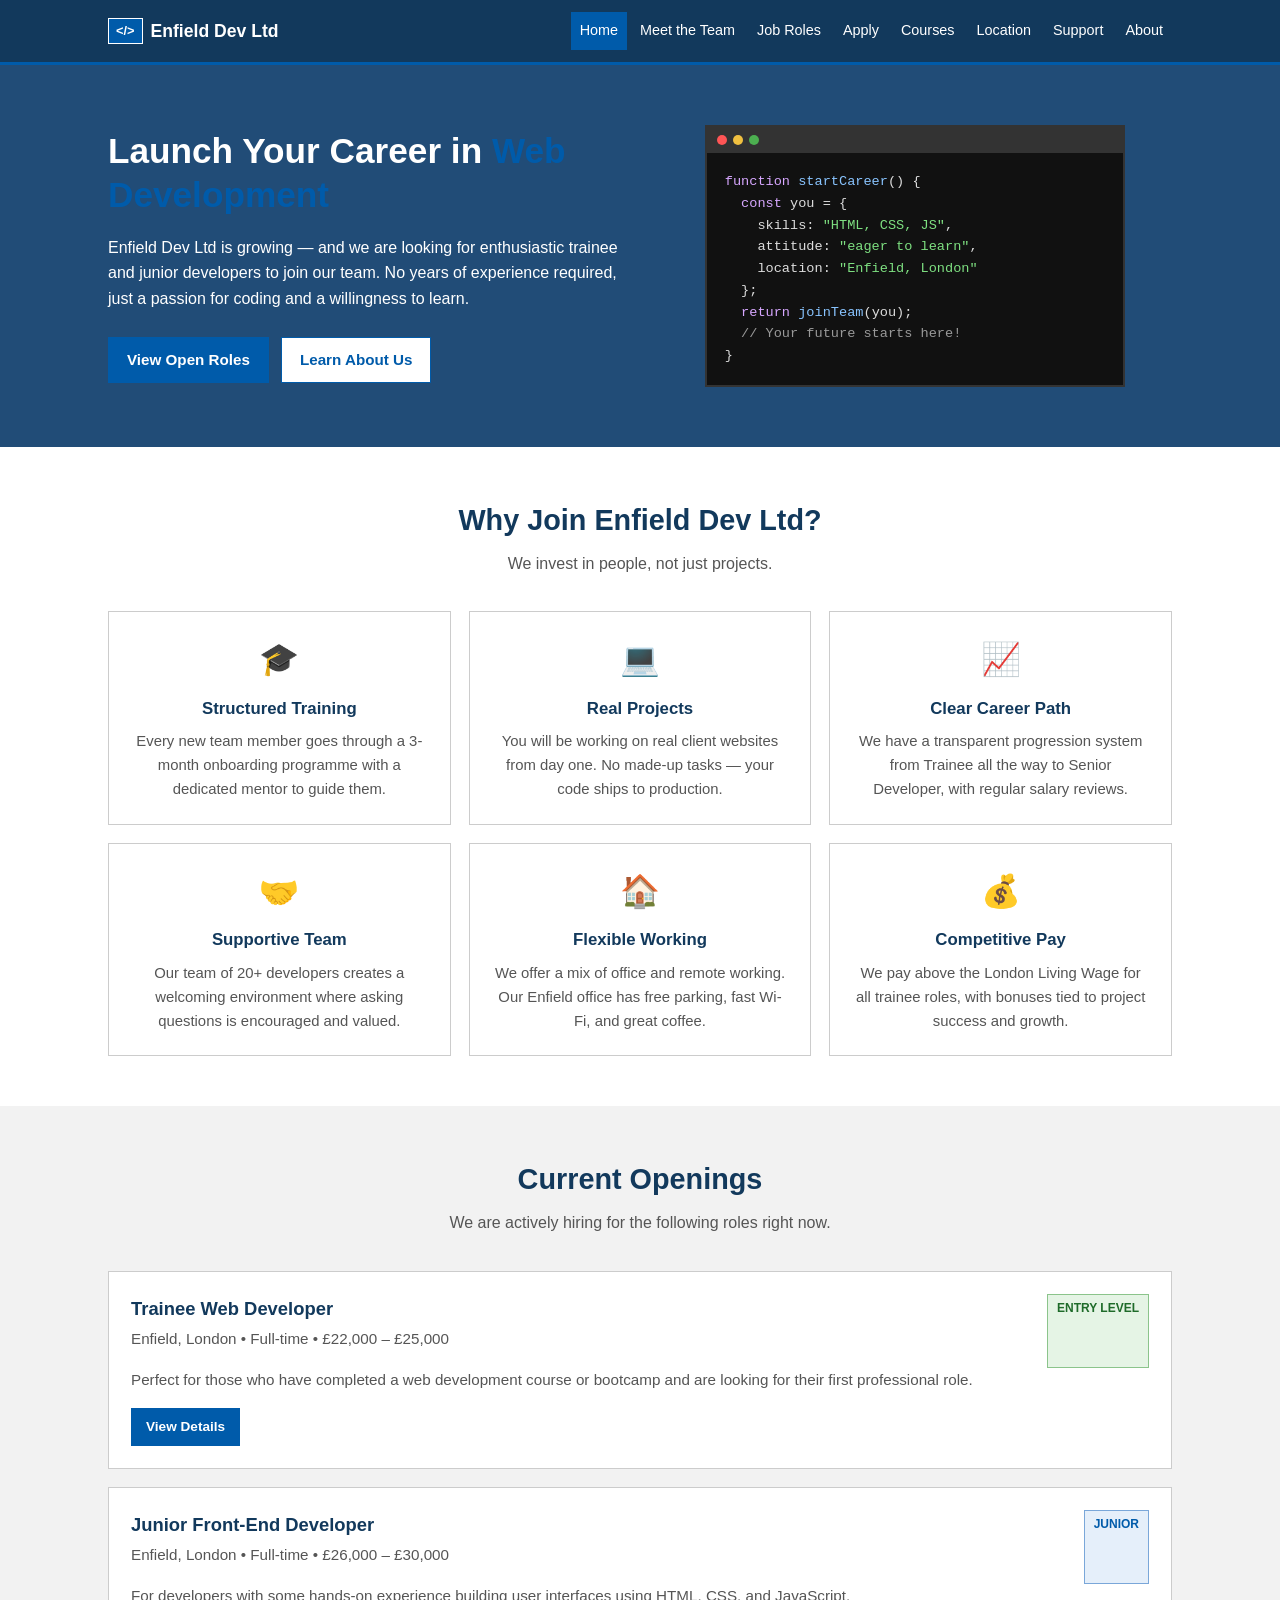
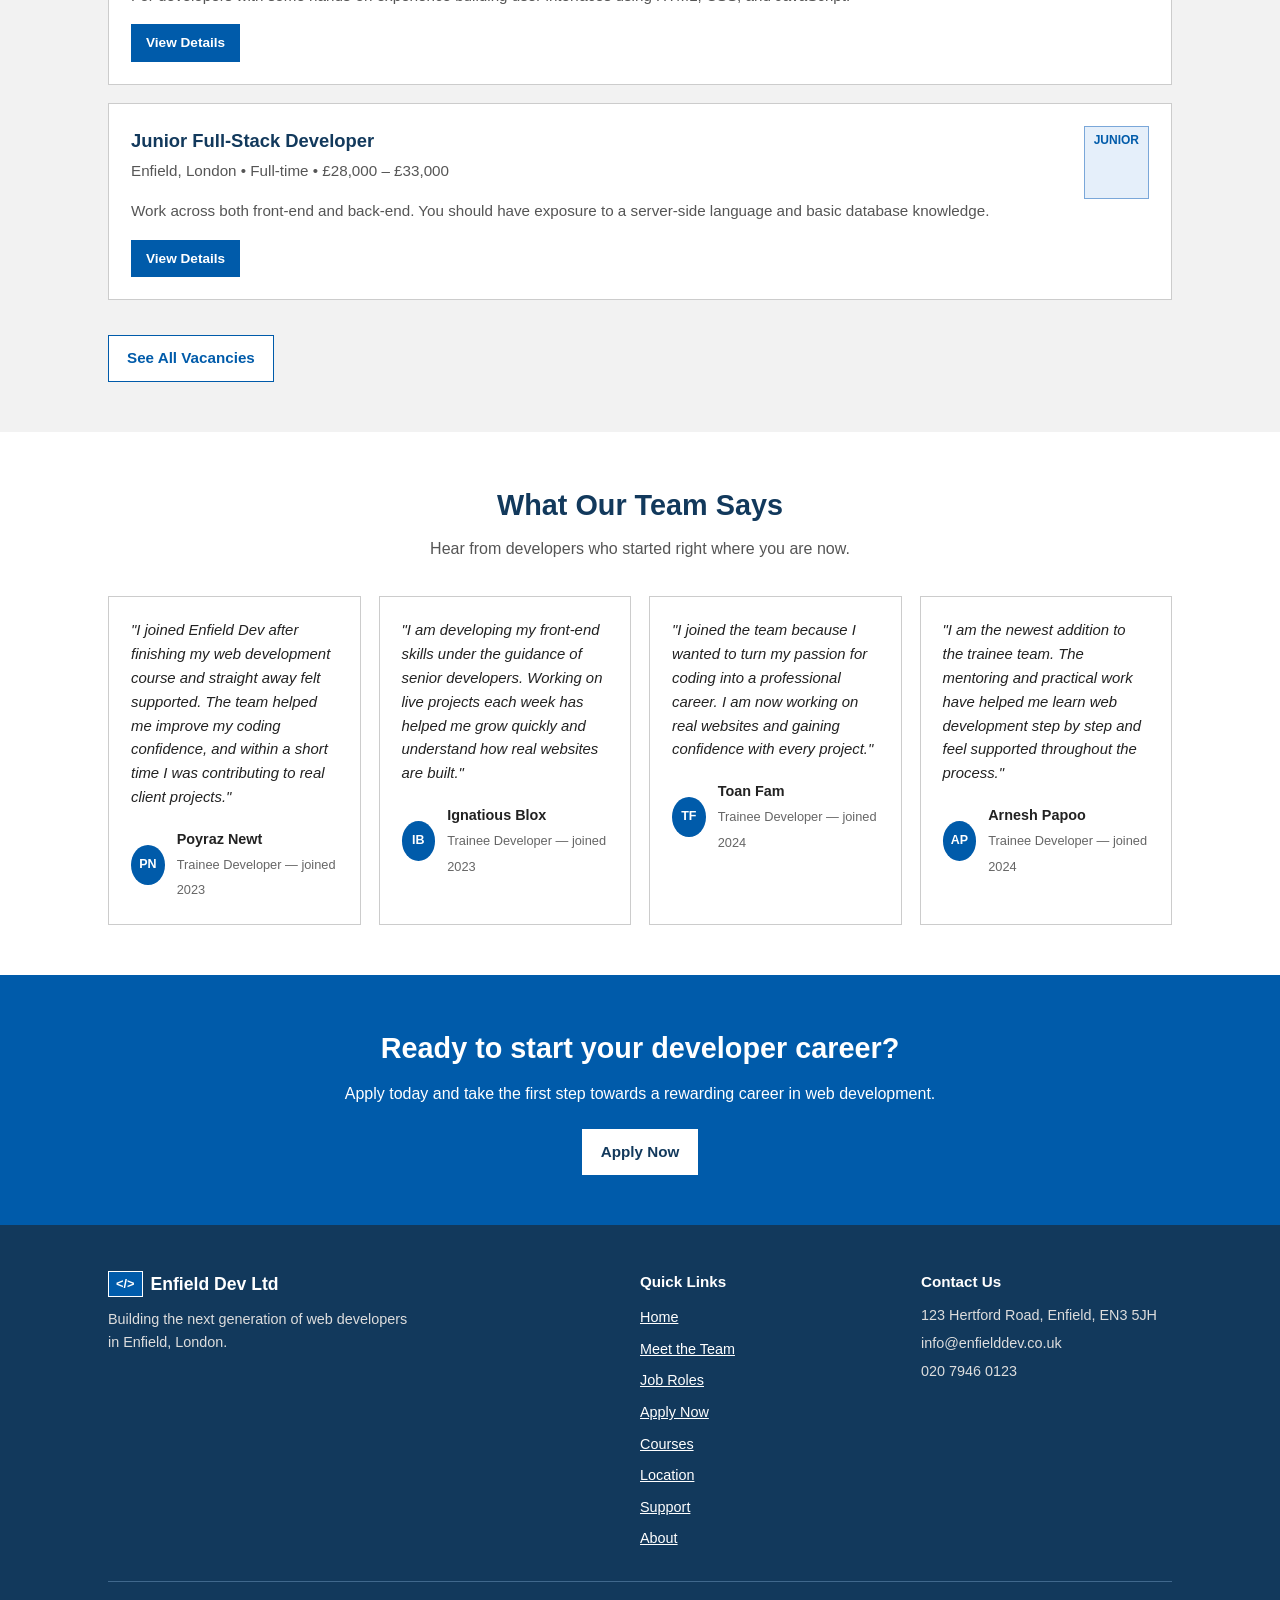
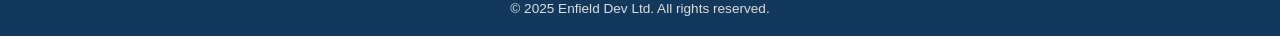
<file: index.html>
<!DOCTYPE html>
<html lang="en">
<head>
  <meta charset="UTF-8" />
  <meta name="viewport" content="width=device-width, initial-scale=1.0" />
  <title>Home | Enfield Dev Ltd</title>
  <meta name="description" content="Enfield Dev Ltd is hiring trainee and junior web developers. Start your career in web development with us." />
  <link rel="preconnect" href="https://fonts.googleapis.com" />
  <link rel="preconnect" href="https://fonts.gstatic.com" crossorigin />
  <link href="https://fonts.googleapis.com/css2?family=Poppins:wght@400;500;600;700&display=swap" rel="stylesheet" />
  <link rel="stylesheet" href="css/style.css" />
</head>
<body>

  <header class="site-header">
    <div class="container">
      <a href="index.html" class="logo">
        <span class="logo-icon">&lt;/&gt;</span>
        Enfield Dev Ltd
      </a>
      <button class="nav-toggle" id="navToggle" aria-label="Open navigation menu">
        <span></span><span></span><span></span>
      </button>
      <nav class="main-nav" id="mainNav">
        <ul>
          <li><a href="index.html" class="active">Home</a></li>
          <li><a href="team.html">Meet the Team</a></li>
          <li><a href="job-role.html">Job Roles</a></li>
          <li><a href="apply.html">Apply</a></li>
          <li><a href="courses.html">Courses</a></li>
          <li><a href="location.html">Location</a></li>
          <li><a href="support.html">Support</a></li>
          <li><a href="about-contact.html">About</a></li>
        </ul>
      </nav>
    </div>
  </header>

  <!-- ===== HERO ===== -->
  <section class="hero">
    <div class="container hero-inner">
      <div class="hero-content">
        <h1>Launch Your Career in <span class="highlight">Web Development</span></h1>
        <p class="hero-text">
          Enfield Dev Ltd is growing — and we are looking for enthusiastic trainee
          and junior developers to join our team. No years of experience required,
          just a passion for coding and a willingness to learn.
        </p>
        <div class="hero-buttons">
          <a href="job-role.html" class="btn btn-primary">View Open Roles</a>
          <a href="about-contact.html" class="btn btn-outline">Learn About Us</a>
        </div>
      </div>
      <div class="hero-visual" aria-hidden="true">
        <div class="code-card">
          <div class="code-bar">
            <span class="dot dot-red"></span>
            <span class="dot dot-yellow"></span>
            <span class="dot dot-green"></span>
          </div>
          <pre class="code-block"><code><span class="c-purple">function</span> <span class="c-blue">startCareer</span>() {
  <span class="c-purple">const</span> you = {
    skills: <span class="c-green">"HTML, CSS, JS"</span>,
    attitude: <span class="c-green">"eager to learn"</span>,
    location: <span class="c-green">"Enfield, London"</span>
  };
  <span class="c-purple">return</span> <span class="c-blue">joinTeam</span>(you);
  <span class="c-grey">// Your future starts here!</span>
}</code></pre>
        </div>
      </div>
    </div>
  </section>

  <!-- ===== WHY JOIN US ===== -->
  <section class="section-padding">
    <div class="container">
      <h2 class="section-title">Why Join Enfield Dev Ltd?</h2>
      <p class="section-subtitle">We invest in people, not just projects.</p>
      <div class="cards-grid">
        <div class="card">
          <div class="card-icon">&#127891;</div>
          <h3>Structured Training</h3>
          <p>Every new team member goes through a 3-month onboarding programme with a dedicated mentor to guide them.</p>
        </div>
        <div class="card">
          <div class="card-icon">&#128187;</div>
          <h3>Real Projects</h3>
          <p>You will be working on real client websites from day one. No made-up tasks — your code ships to production.</p>
        </div>
        <div class="card">
          <div class="card-icon">&#128200;</div>
          <h3>Clear Career Path</h3>
          <p>We have a transparent progression system from Trainee all the way to Senior Developer, with regular salary reviews.</p>
        </div>
        <div class="card">
          <div class="card-icon">&#129309;</div>
          <h3>Supportive Team</h3>
          <p>Our team of 20+ developers creates a welcoming environment where asking questions is encouraged and valued.</p>
        </div>
        <div class="card">
          <div class="card-icon">&#127968;</div>
          <h3>Flexible Working</h3>
          <p>We offer a mix of office and remote working. Our Enfield office has free parking, fast Wi-Fi, and great coffee.</p>
        </div>
        <div class="card">
          <div class="card-icon">&#128176;</div>
          <h3>Competitive Pay</h3>
          <p>We pay above the London Living Wage for all trainee roles, with bonuses tied to project success and growth.</p>
        </div>
      </div>
    </div>
  </section>

  <!-- ===== FEATURED JOBS ===== -->
  <section class="section-padding bg-light">
    <div class="container">
      <h2 class="section-title">Current Openings</h2>
      <p class="section-subtitle">We are actively hiring for the following roles right now.</p>
      <div class="job-list">
        <div class="job-card">
          <div class="job-card-header">
            <div>
              <h3 class="job-title">Trainee Web Developer</h3>
              <p class="job-meta">Enfield, London &bull; Full-time &bull; &pound;22,000 &ndash; &pound;25,000</p>
            </div>
            <span class="badge badge-green">Entry Level</span>
          </div>
          <p>Perfect for those who have completed a web development course or bootcamp and are looking for their first professional role.</p>
          <a href="job-role.html" class="btn btn-small btn-primary">View Details</a>
        </div>
        <div class="job-card">
          <div class="job-card-header">
            <div>
              <h3 class="job-title">Junior Front-End Developer</h3>
              <p class="job-meta">Enfield, London &bull; Full-time &bull; &pound;26,000 &ndash; &pound;30,000</p>
            </div>
            <span class="badge badge-blue">Junior</span>
          </div>
          <p>For developers with some hands-on experience building user interfaces using HTML, CSS, and JavaScript.</p>
          <a href="job-role.html" class="btn btn-small btn-primary">View Details</a>
        </div>
        <div class="job-card">
          <div class="job-card-header">
            <div>
              <h3 class="job-title">Junior Full-Stack Developer</h3>
              <p class="job-meta">Enfield, London &bull; Full-time &bull; &pound;28,000 &ndash; &pound;33,000</p>
            </div>
            <span class="badge badge-blue">Junior</span>
          </div>
          <p>Work across both front-end and back-end. You should have exposure to a server-side language and basic database knowledge.</p>
          <a href="job-role.html" class="btn btn-small btn-primary">View Details</a>
        </div>
      </div>
      <div class="section-cta">
        <a href="job-role.html" class="btn btn-outline">See All Vacancies</a>
      </div>
    </div>
  </section>

  <!-- ===== TESTIMONIALS ===== -->
  <section class="section-padding">
    <div class="container">
      <h2 class="section-title">What Our Team Says</h2>
      <p class="section-subtitle">Hear from developers who started right where you are now.</p>
      <div class="testimonial-grid">
        <blockquote class="testimonial-card">
          <p>"I joined Enfield Dev after finishing my web development course and straight away felt supported. The team helped me improve my coding confidence, and within a short time I was contributing to real client projects."</p>
          <footer>
            <div class="testimonial-avatar">PN</div>
            <div>
              <strong>Poyraz Newt</strong>
              <span>Trainee Developer &mdash; joined 2023</span>
            </div>
          </footer>
        </blockquote>
        <blockquote class="testimonial-card">
          <p>"I am developing my front-end skills under the guidance of senior developers. Working on live projects each week has helped me grow quickly and understand how real websites are built."</p>
          <footer>
            <div class="testimonial-avatar">IB</div>
            <div>
              <strong>Ignatious Blox</strong>
              <span>Trainee Developer &mdash; joined 2023</span>
            </div>
          </footer>
        </blockquote>
        <blockquote class="testimonial-card">
          <p>"I joined the team because I wanted to turn my passion for coding into a professional career. I am now working on real websites and gaining confidence with every project."</p>
          <footer>
            <div class="testimonial-avatar">TF</div>
            <div>
              <strong>Toan Fam</strong>
              <span>Trainee Developer &mdash; joined 2024</span>
            </div>
          </footer>
        </blockquote>
        <blockquote class="testimonial-card">
          <p>"I am the newest addition to the trainee team. The mentoring and practical work have helped me learn web development step by step and feel supported throughout the process."</p>
          <footer>
            <div class="testimonial-avatar">AP</div>
            <div>
              <strong>Arnesh Papoo</strong>
              <span>Trainee Developer &mdash; joined 2024</span>
            </div>
          </footer>
        </blockquote>
      </div>
    </div>
  </section>

  <!-- ===== CTA BANNER ===== -->
  <section class="cta-banner">
    <div class="container">
      <h2>Ready to start your developer career?</h2>
      <p>Apply today and take the first step towards a rewarding career in web development.</p>
      <a href="apply.html" class="btn btn-white">Apply Now</a>
    </div>
  </section>

  <!-- ===== FOOTER ===== -->
  <footer class="site-footer">
    <div class="container">
      <div class="footer-grid">
        <div class="footer-brand">
          <a href="index.html" class="logo logo-light">
            <span class="logo-icon">&lt;/&gt;</span>
            Enfield Dev Ltd
          </a>
          <p>Building the next generation of web developers in Enfield, London.</p>
        </div>
        <div class="footer-links">
          <h4>Quick Links</h4>
          <ul>
            <li><a href="index.html">Home</a></li>
            <li><a href="team.html">Meet the Team</a></li>
            <li><a href="job-role.html">Job Roles</a></li>
            <li><a href="apply.html">Apply Now</a></li>
            <li><a href="courses.html">Courses</a></li>
            <li><a href="location.html">Location</a></li>
            <li><a href="support.html">Support</a></li>
            <li><a href="about-contact.html">About</a></li>
          </ul>
        </div>
        <div class="footer-contact-info">
          <h4>Contact Us</h4>
          <p>123 Hertford Road, Enfield, EN3 5JH</p>
          <p>info@enfielddev.co.uk</p>
          <p>020 7946 0123</p>
        </div>
      </div>
      <div class="footer-bottom">
        <p>&copy; 2025 Enfield Dev Ltd. All rights reserved.</p>
      </div>
    </div>
  </footer>

  <script src="js/script.js"></script>
</body>
</html>
</file>
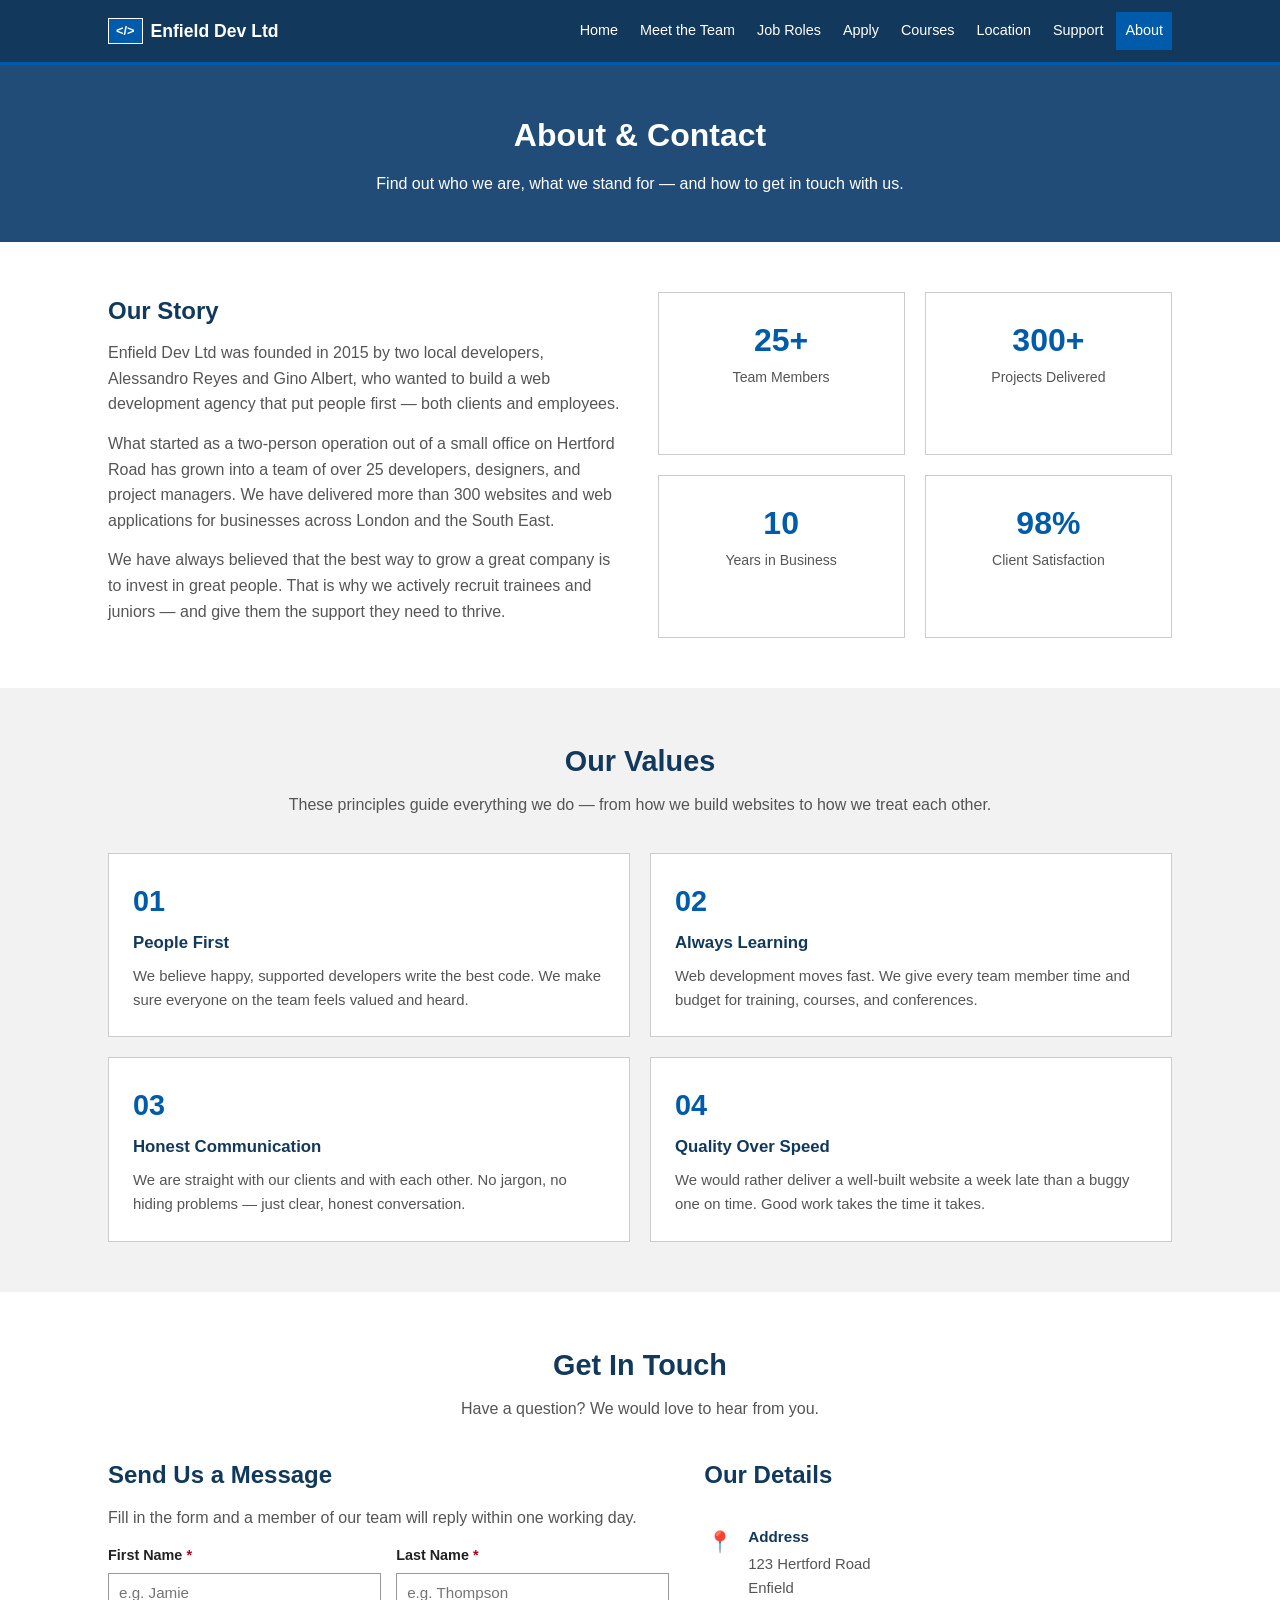
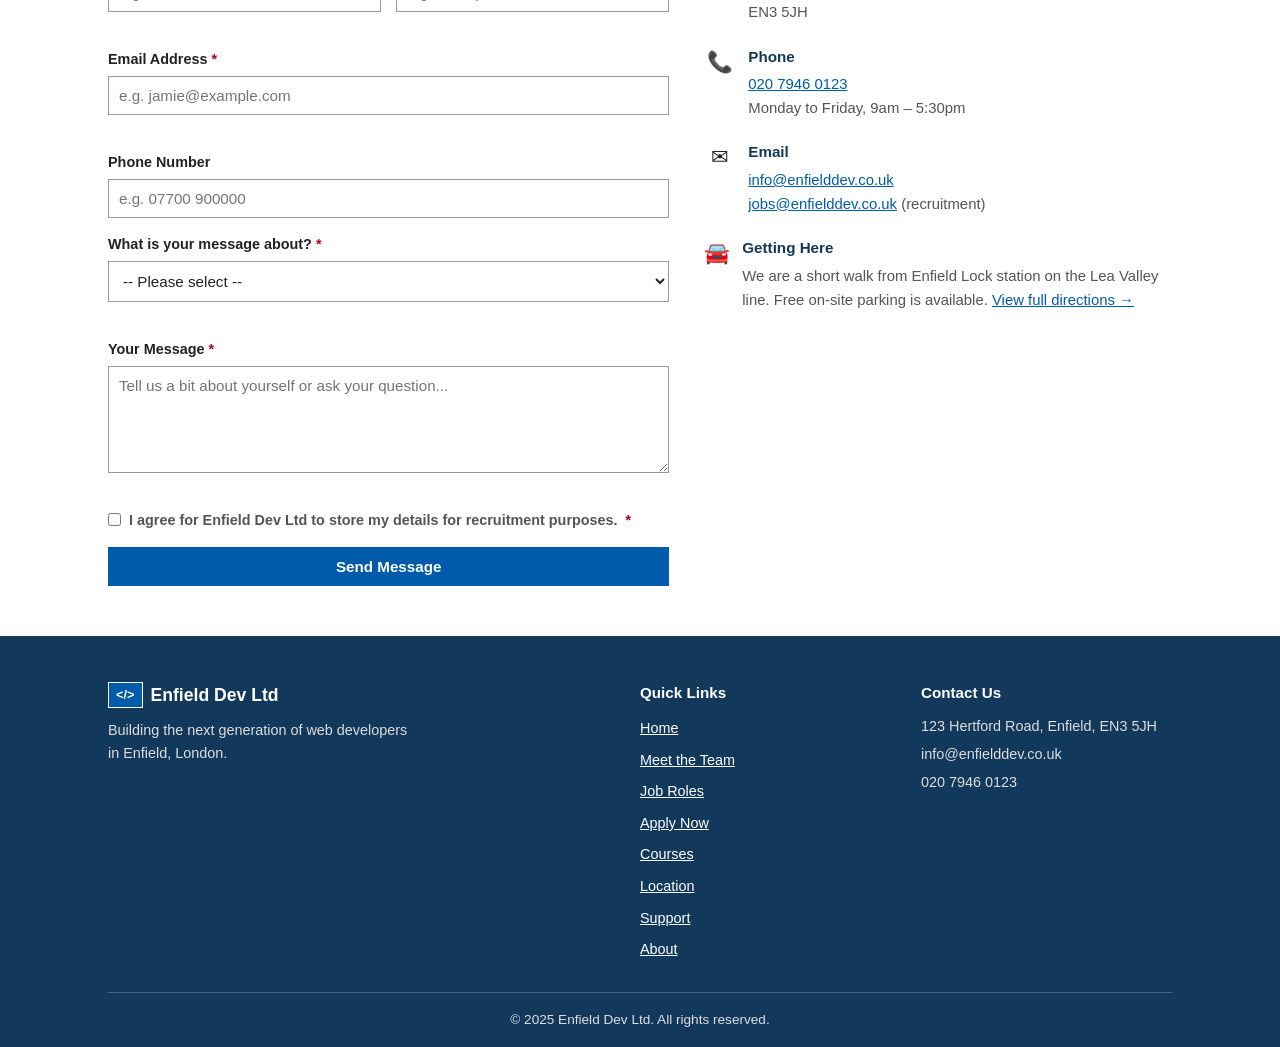
<file: about-contact.html>
<!DOCTYPE html>
<html lang="en">
<head>
  <meta charset="UTF-8" />
  <meta name="viewport" content="width=device-width, initial-scale=1.0" />
  <title>About &amp; Contact | Enfield Dev Ltd</title>
  <meta name="description" content="Learn about Enfield Dev Ltd and get in touch. Our story, our values, and how to reach us." />
  <link rel="preconnect" href="https://fonts.googleapis.com" />
  <link rel="preconnect" href="https://fonts.gstatic.com" crossorigin />
  <link href="https://fonts.googleapis.com/css2?family=Poppins:wght@400;500;600;700&display=swap" rel="stylesheet" />
  <link rel="stylesheet" href="css/style.css" />
</head>
<body>

  <header class="site-header">
    <div class="container">
      <a href="index.html" class="logo">
        <span class="logo-icon">&lt;/&gt;</span>
        Enfield Dev Ltd
      </a>
      <button class="nav-toggle" id="navToggle" aria-label="Open navigation menu">
        <span></span><span></span><span></span>
      </button>
      <nav class="main-nav" id="mainNav">
        <ul>
          <li><a href="index.html">Home</a></li>
          <li><a href="team.html">Meet the Team</a></li>
          <li><a href="job-role.html">Job Roles</a></li>
          <li><a href="apply.html">Apply</a></li>
          <li><a href="courses.html">Courses</a></li>
          <li><a href="location.html">Location</a></li>
          <li><a href="support.html">Support</a></li>
          <li><a href="about-contact.html" class="active">About</a></li>
        </ul>
      </nav>
    </div>
  </header>

  <section class="page-hero">
    <div class="container">
      <h1>About &amp; Contact</h1>
      <p>Find out who we are, what we stand for — and how to get in touch with us.</p>
    </div>
  </section>

  <!-- ===== OUR STORY ===== -->
  <section class="section-padding">
    <div class="container">
      <div class="two-column">
        <div class="two-column-text">
          <h2>Our Story</h2>
          <p>
            Enfield Dev Ltd was founded in 2015 by two local developers, Alessandro Reyes and Gino Albert,
            who wanted to build a web development agency that put people first — both clients and employees.
          </p>
          <p>
            What started as a two-person operation out of a small office on Hertford Road has grown into
            a team of over 25 developers, designers, and project managers. We have delivered more than
            300 websites and web applications for businesses across London and the South East.
          </p>
          <p>
            We have always believed that the best way to grow a great company is to invest in great people.
            That is why we actively recruit trainees and juniors — and give them the support they need to thrive.
          </p>
        </div>
        <div class="two-column-stats">
          <div class="stat-box">
            <div class="stat-number">25+</div>
            <div class="stat-label">Team Members</div>
          </div>
          <div class="stat-box">
            <div class="stat-number">300+</div>
            <div class="stat-label">Projects Delivered</div>
          </div>
          <div class="stat-box">
            <div class="stat-number">10</div>
            <div class="stat-label">Years in Business</div>
          </div>
          <div class="stat-box">
            <div class="stat-number">98%</div>
            <div class="stat-label">Client Satisfaction</div>
          </div>
        </div>
      </div>
    </div>
  </section>

  <!-- ===== OUR VALUES ===== -->
  <section class="section-padding bg-light">
    <div class="container">
      <h2 class="section-title">Our Values</h2>
      <p class="section-subtitle">These principles guide everything we do — from how we build websites to how we treat each other.</p>

      <div class="values-grid">
        <div class="value-item">
          <div class="value-number">01</div>
          <h3>People First</h3>
          <p>We believe happy, supported developers write the best code. We make sure everyone on the team feels valued and heard.</p>
        </div>
        <div class="value-item">
          <div class="value-number">02</div>
          <h3>Always Learning</h3>
          <p>Web development moves fast. We give every team member time and budget for training, courses, and conferences.</p>
        </div>
        <div class="value-item">
          <div class="value-number">03</div>
          <h3>Honest Communication</h3>
          <p>We are straight with our clients and with each other. No jargon, no hiding problems — just clear, honest conversation.</p>
        </div>
        <div class="value-item">
          <div class="value-number">04</div>
          <h3>Quality Over Speed</h3>
          <p>We would rather deliver a well-built website a week late than a buggy one on time. Good work takes the time it takes.</p>
        </div>
      </div>
    </div>
  </section>

  <!-- ===== CONTACT SECTION ===== -->
  <section class="section-padding">
    <div class="container">
      <h2 class="section-title">Get In Touch</h2>
      <p class="section-subtitle">Have a question? We would love to hear from you.</p>

      <div class="contact-layout">

        <!-- Contact Form -->
        <div class="contact-form-wrapper">
          <h2>Send Us a Message</h2>
          <p class="form-intro">Fill in the form and a member of our team will reply within one working day.</p>

          <div class="form-success" id="formSuccess" style="display: none;">
            <p>&#10004; Thank you! Your message has been sent. We will be in touch shortly.</p>
          </div>

          <form id="contactForm" class="contact-form" novalidate>

            <div class="form-row">
              <div class="form-group">
                <label for="firstName">First Name <span class="required">*</span></label>
                <input type="text" id="firstName" name="firstName" placeholder="e.g. Jamie" />
                <span class="field-error" id="firstNameError"></span>
              </div>
              <div class="form-group">
                <label for="lastName">Last Name <span class="required">*</span></label>
                <input type="text" id="lastName" name="lastName" placeholder="e.g. Thompson" />
                <span class="field-error" id="lastNameError"></span>
              </div>
            </div>

            <div class="form-group">
              <label for="email">Email Address <span class="required">*</span></label>
              <input type="email" id="email" name="email" placeholder="e.g. jamie@example.com" />
              <span class="field-error" id="emailError"></span>
            </div>

            <div class="form-group">
              <label for="phone">Phone Number</label>
              <input type="tel" id="phone" name="phone" placeholder="e.g. 07700 900000" />
            </div>

            <div class="form-group">
              <label for="role">What is your message about? <span class="required">*</span></label>
              <select id="role" name="role">
                <option value="">-- Please select --</option>
                <option value="trainee">Applying for Trainee Web Developer</option>
                <option value="frontend">Applying for Junior Front-End Developer</option>
                <option value="fullstack">Applying for Junior Full-Stack Developer</option>
                <option value="general">General Enquiry</option>
              </select>
              <span class="field-error" id="roleError"></span>
            </div>

            <div class="form-group">
              <label for="message">Your Message <span class="required">*</span></label>
              <textarea id="message" name="message" rows="5" placeholder="Tell us a bit about yourself or ask your question..."></textarea>
              <span class="field-error" id="messageError"></span>
            </div>

            <div class="form-group form-group-checkbox">
              <label class="checkbox-label">
                <input type="checkbox" id="consent" name="consent" />
                I agree for Enfield Dev Ltd to store my details for recruitment purposes. <span class="required">*</span>
              </label>
              <span class="field-error" id="consentError"></span>
            </div>

            <button type="submit" class="btn btn-primary btn-full">Send Message</button>

          </form>
        </div>

        <!-- Contact Info -->
        <div class="contact-info">
          <h2>Our Details</h2>

          <div class="info-item">
            <div class="info-icon">&#128205;</div>
            <div>
              <h3>Address</h3>
              <p>123 Hertford Road<br />Enfield<br />EN3 5JH</p>
            </div>
          </div>

          <div class="info-item">
            <div class="info-icon">&#128222;</div>
            <div>
              <h3>Phone</h3>
              <p><a href="tel:02079460123">020 7946 0123</a></p>
              <p class="info-note">Monday to Friday, 9am &ndash; 5:30pm</p>
            </div>
          </div>

          <div class="info-item">
            <div class="info-icon">&#9993;</div>
            <div>
              <h3>Email</h3>
              <p><a href="mailto:info@enfielddev.co.uk">info@enfielddev.co.uk</a></p>
              <p><a href="mailto:jobs@enfielddev.co.uk">jobs@enfielddev.co.uk</a> (recruitment)</p>
            </div>
          </div>

          <div class="info-item">
            <div class="info-icon">&#128664;</div>
            <div>
              <h3>Getting Here</h3>
              <p>We are a short walk from Enfield Lock station on the Lea Valley line. Free on-site parking is available. <a href="location.html">View full directions &rarr;</a></p>
            </div>
          </div>
        </div>

      </div>
    </div>
  </section>

  <footer class="site-footer">
    <div class="container">
      <div class="footer-grid">
        <div class="footer-brand">
          <a href="index.html" class="logo logo-light">
            <span class="logo-icon">&lt;/&gt;</span>
            Enfield Dev Ltd
          </a>
          <p>Building the next generation of web developers in Enfield, London.</p>
        </div>
        <div class="footer-links">
          <h4>Quick Links</h4>
          <ul>
            <li><a href="index.html">Home</a></li>
            <li><a href="team.html">Meet the Team</a></li>
            <li><a href="job-role.html">Job Roles</a></li>
            <li><a href="apply.html">Apply Now</a></li>
            <li><a href="courses.html">Courses</a></li>
            <li><a href="location.html">Location</a></li>
            <li><a href="support.html">Support</a></li>
            <li><a href="about-contact.html">About</a></li>
          </ul>
        </div>
        <div class="footer-contact-info">
          <h4>Contact Us</h4>
          <p>123 Hertford Road, Enfield, EN3 5JH</p>
          <p>info@enfielddev.co.uk</p>
          <p>020 7946 0123</p>
        </div>
      </div>
      <div class="footer-bottom">
        <p>&copy; 2025 Enfield Dev Ltd. All rights reserved.</p>
      </div>
    </div>
  </footer>

  <script src="js/script.js"></script>
</body>
</html>
</file>
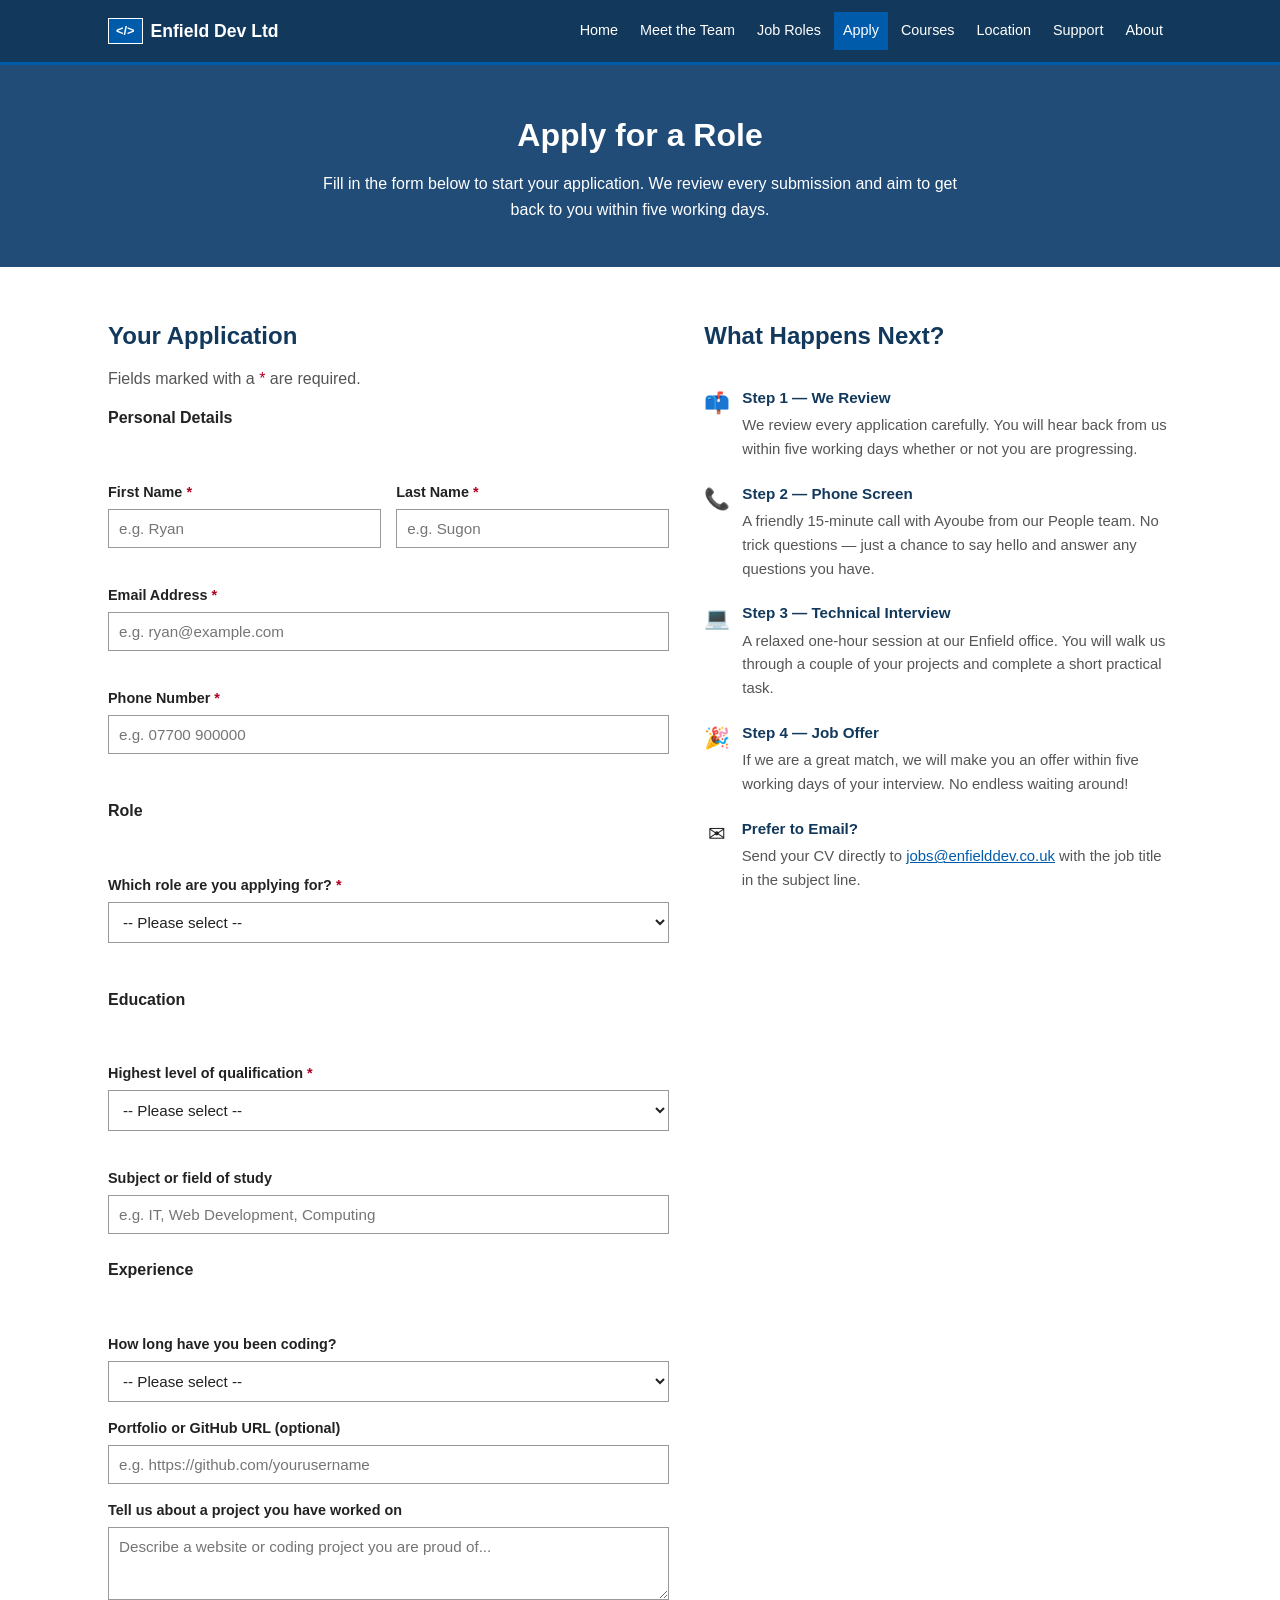
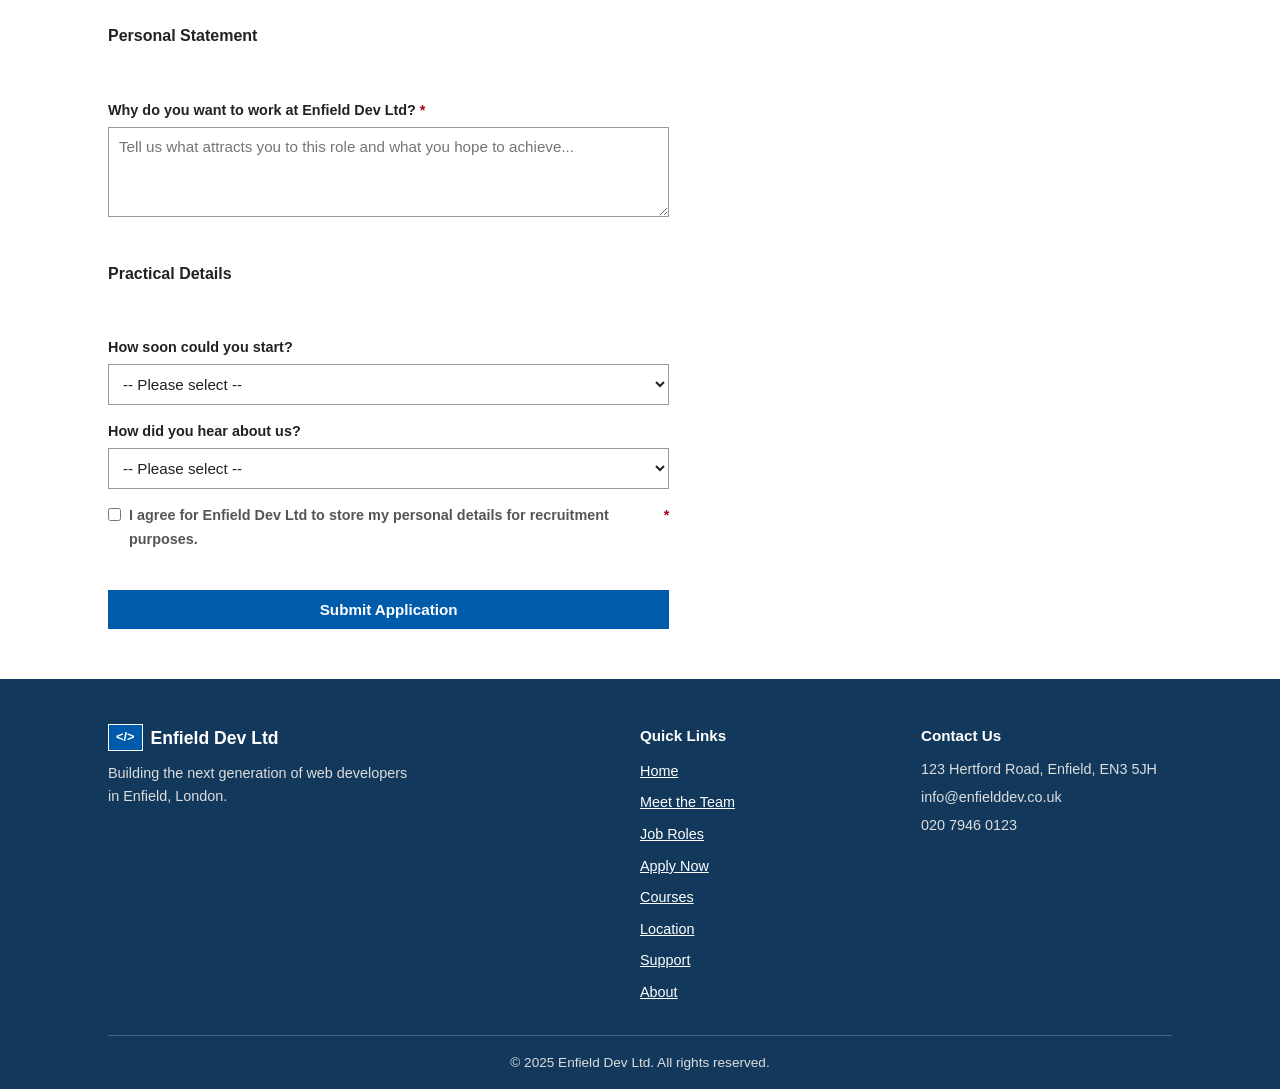
<file: apply.html>
<!DOCTYPE html>
<html lang="en">
<head>
  <meta charset="UTF-8" />
  <meta name="viewport" content="width=device-width, initial-scale=1.0" />
  <title>Apply | Enfield Dev Ltd</title>
  <meta name="description" content="Apply for a web developer role at Enfield Dev Ltd. Fill in our online application form to get started." />
  <link rel="preconnect" href="https://fonts.googleapis.com" />
  <link rel="preconnect" href="https://fonts.gstatic.com" crossorigin />
  <link href="https://fonts.googleapis.com/css2?family=Poppins:wght@400;500;600;700&display=swap" rel="stylesheet" />
  <link rel="stylesheet" href="css/style.css" />
</head>
<body>

  <header class="site-header">
    <div class="container">
      <a href="index.html" class="logo">
        <span class="logo-icon">&lt;/&gt;</span>
        Enfield Dev Ltd
      </a>
      <button class="nav-toggle" id="navToggle" aria-label="Open navigation menu">
        <span></span><span></span><span></span>
      </button>
      <nav class="main-nav" id="mainNav">
        <ul>
          <li><a href="index.html">Home</a></li>
          <li><a href="team.html">Meet the Team</a></li>
          <li><a href="job-role.html">Job Roles</a></li>
          <li><a href="apply.html" class="active">Apply</a></li>
          <li><a href="courses.html">Courses</a></li>
          <li><a href="location.html">Location</a></li>
          <li><a href="support.html">Support</a></li>
          <li><a href="about-contact.html">About</a></li>
        </ul>
      </nav>
    </div>
  </header>

  <section class="page-hero">
    <div class="container">
      <h1>Apply for a Role</h1>
      <p>Fill in the form below to start your application. We review every submission and aim to get back to you within five working days.</p>
    </div>
  </section>

  <section class="section-padding">
    <div class="container">
      <div class="contact-layout">

        <!-- ===== APPLICATION FORM ===== -->
        <div class="contact-form-wrapper">
          <h2>Your Application</h2>
          <p class="form-intro">Fields marked with a <span class="required">*</span> are required.</p>

          <div class="form-success" id="applySuccess" style="display: none;">
            <p>&#10004; Thank you for applying! We have received your application and will be in touch within five working days.</p>
          </div>

          <form id="applyForm" class="contact-form" novalidate>

            <!-- Personal Details -->
            <h3 style="color: var(--primary); font-size: 1rem; margin-bottom: 4px;">Personal Details</h3>
            <hr style="border: none; border-top: 2px solid var(--light-bg); margin-bottom: 16px;" />

            <div class="form-row">
              <div class="form-group">
                <label for="applyFirstName">First Name <span class="required">*</span></label>
                <input type="text" id="applyFirstName" name="applyFirstName" placeholder="e.g. Ryan" />
                <span class="field-error" id="applyFirstNameError"></span>
              </div>
              <div class="form-group">
                <label for="applyLastName">Last Name <span class="required">*</span></label>
                <input type="text" id="applyLastName" name="applyLastName" placeholder="e.g. Sugon" />
                <span class="field-error" id="applyLastNameError"></span>
              </div>
            </div>

            <div class="form-group">
              <label for="applyEmail">Email Address <span class="required">*</span></label>
              <input type="email" id="applyEmail" name="applyEmail" placeholder="e.g. ryan@example.com" />
              <span class="field-error" id="applyEmailError"></span>
            </div>

            <div class="form-group">
              <label for="applyPhone">Phone Number <span class="required">*</span></label>
              <input type="tel" id="applyPhone" name="applyPhone" placeholder="e.g. 07700 900000" />
              <span class="field-error" id="applyPhoneError"></span>
            </div>

            <!-- Role -->
            <h3 style="color: var(--primary); font-size: 1rem; margin-bottom: 4px; margin-top: 8px;">Role</h3>
            <hr style="border: none; border-top: 2px solid var(--light-bg); margin-bottom: 16px;" />

            <div class="form-group">
              <label for="applyRole">Which role are you applying for? <span class="required">*</span></label>
              <select id="applyRole" name="applyRole">
                <option value="">-- Please select --</option>
                <option value="trainee">Trainee Web Developer (&pound;22,000 &ndash; &pound;25,000)</option>
                <option value="frontend">Junior Front-End Developer (&pound;26,000 &ndash; &pound;30,000)</option>
                <option value="fullstack">Junior Full-Stack Developer (&pound;28,000 &ndash; &pound;33,000)</option>
              </select>
              <span class="field-error" id="applyRoleError"></span>
            </div>

            <!-- Education -->
            <h3 style="color: var(--primary); font-size: 1rem; margin-bottom: 4px; margin-top: 8px;">Education</h3>
            <hr style="border: none; border-top: 2px solid var(--light-bg); margin-bottom: 16px;" />

            <div class="form-group">
              <label for="applyEducation">Highest level of qualification <span class="required">*</span></label>
              <select id="applyEducation" name="applyEducation">
                <option value="">-- Please select --</option>
                <option value="gcse">GCSEs</option>
                <option value="btec2">BTEC Level 2</option>
                <option value="btec3">BTEC Level 3</option>
                <option value="alevels">A Levels</option>
                <option value="hnd">HND / Foundation Degree</option>
                <option value="degree">Bachelor&apos;s Degree or higher</option>
                <option value="selflearner">Self-taught / online courses</option>
                <option value="other">Other</option>
              </select>
              <span class="field-error" id="applyEducationError"></span>
            </div>

            <div class="form-group">
              <label for="applySubject">Subject or field of study</label>
              <input type="text" id="applySubject" name="applySubject" placeholder="e.g. IT, Web Development, Computing" />
            </div>

            <!-- Experience -->
            <h3 style="color: var(--primary); font-size: 1rem; margin-bottom: 4px; margin-top: 8px;">Experience</h3>
            <hr style="border: none; border-top: 2px solid var(--light-bg); margin-bottom: 16px;" />

            <div class="form-group">
              <label for="applyExperience">How long have you been coding?</label>
              <select id="applyExperience" name="applyExperience">
                <option value="">-- Please select --</option>
                <option value="0-6">Less than 6 months</option>
                <option value="6-12">6 months to 1 year</option>
                <option value="1-2">1 to 2 years</option>
                <option value="2+">More than 2 years</option>
              </select>
            </div>

            <div class="form-group">
              <label for="applyPortfolio">Portfolio or GitHub URL (optional)</label>
              <input type="url" id="applyPortfolio" name="applyPortfolio" placeholder="e.g. https://github.com/yourusername" />
            </div>

            <div class="form-group">
              <label for="applyProject">Tell us about a project you have worked on</label>
              <textarea id="applyProject" name="applyProject" rows="3" placeholder="Describe a website or coding project you are proud of..."></textarea>
            </div>

            <!-- Personal Statement -->
            <h3 style="color: var(--primary); font-size: 1rem; margin-bottom: 4px; margin-top: 8px;">Personal Statement</h3>
            <hr style="border: none; border-top: 2px solid var(--light-bg); margin-bottom: 16px;" />

            <div class="form-group">
              <label for="applyStatement">Why do you want to work at Enfield Dev Ltd? <span class="required">*</span></label>
              <textarea id="applyStatement" name="applyStatement" rows="4" placeholder="Tell us what attracts you to this role and what you hope to achieve..."></textarea>
              <span class="field-error" id="applyStatementError"></span>
            </div>

            <!-- Practical Details -->
            <h3 style="color: var(--primary); font-size: 1rem; margin-bottom: 4px; margin-top: 8px;">Practical Details</h3>
            <hr style="border: none; border-top: 2px solid var(--light-bg); margin-bottom: 16px;" />

            <div class="form-group">
              <label for="applyAvailability">How soon could you start?</label>
              <select id="applyAvailability" name="applyAvailability">
                <option value="">-- Please select --</option>
                <option value="immediately">Immediately</option>
                <option value="2weeks">Within 2 weeks</option>
                <option value="1month">Within 1 month</option>
                <option value="3months">Within 3 months</option>
              </select>
            </div>

            <div class="form-group">
              <label for="applyHowHeard">How did you hear about us?</label>
              <select id="applyHowHeard" name="applyHowHeard">
                <option value="">-- Please select --</option>
                <option value="google">Google / web search</option>
                <option value="social">Social media</option>
                <option value="friend">Friend or colleague</option>
                <option value="school">School or college</option>
                <option value="indeed">Indeed / job board</option>
                <option value="other">Other</option>
              </select>
            </div>

            <!-- Consent -->
            <div class="form-group form-group-checkbox">
              <label class="checkbox-label">
                <input type="checkbox" id="applyConsent" name="applyConsent" />
                I agree for Enfield Dev Ltd to store my personal details for recruitment purposes. <span class="required">*</span>
              </label>
              <span class="field-error" id="applyConsentError"></span>
            </div>

            <button type="submit" class="btn btn-primary btn-full">Submit Application</button>

          </form>
        </div>

        <!-- ===== SIDEBAR INFO ===== -->
        <div class="contact-info">
          <h2>What Happens Next?</h2>

          <div class="info-item">
            <div class="info-icon">&#128235;</div>
            <div>
              <h3>Step 1 — We Review</h3>
              <p>We review every application carefully. You will hear back from us within five working days whether or not you are progressing.</p>
            </div>
          </div>

          <div class="info-item">
            <div class="info-icon">&#128222;</div>
            <div>
              <h3>Step 2 — Phone Screen</h3>
              <p>A friendly 15-minute call with Ayoube from our People team. No trick questions — just a chance to say hello and answer any questions you have.</p>
            </div>
          </div>

          <div class="info-item">
            <div class="info-icon">&#128187;</div>
            <div>
              <h3>Step 3 — Technical Interview</h3>
              <p>A relaxed one-hour session at our Enfield office. You will walk us through a couple of your projects and complete a short practical task.</p>
            </div>
          </div>

          <div class="info-item">
            <div class="info-icon">&#127881;</div>
            <div>
              <h3>Step 4 — Job Offer</h3>
              <p>If we are a great match, we will make you an offer within five working days of your interview. No endless waiting around!</p>
            </div>
          </div>

          <div class="info-item">
            <div class="info-icon">&#9993;</div>
            <div>
              <h3>Prefer to Email?</h3>
              <p>Send your CV directly to <a href="mailto:jobs@enfielddev.co.uk">jobs@enfielddev.co.uk</a> with the job title in the subject line.</p>
            </div>
          </div>
        </div>

      </div>
    </div>
  </section>

  <footer class="site-footer">
    <div class="container">
      <div class="footer-grid">
        <div class="footer-brand">
          <a href="index.html" class="logo logo-light">
            <span class="logo-icon">&lt;/&gt;</span>
            Enfield Dev Ltd
          </a>
          <p>Building the next generation of web developers in Enfield, London.</p>
        </div>
        <div class="footer-links">
          <h4>Quick Links</h4>
          <ul>
            <li><a href="index.html">Home</a></li>
            <li><a href="team.html">Meet the Team</a></li>
            <li><a href="job-role.html">Job Roles</a></li>
            <li><a href="apply.html">Apply Now</a></li>
            <li><a href="courses.html">Courses</a></li>
            <li><a href="location.html">Location</a></li>
            <li><a href="support.html">Support</a></li>
            <li><a href="about-contact.html">About</a></li>
          </ul>
        </div>
        <div class="footer-contact-info">
          <h4>Contact Us</h4>
          <p>123 Hertford Road, Enfield, EN3 5JH</p>
          <p>info@enfielddev.co.uk</p>
          <p>020 7946 0123</p>
        </div>
      </div>
      <div class="footer-bottom">
        <p>&copy; 2025 Enfield Dev Ltd. All rights reserved.</p>
      </div>
    </div>
  </footer>

  <script src="js/script.js"></script>
</body>
</html>
</file>
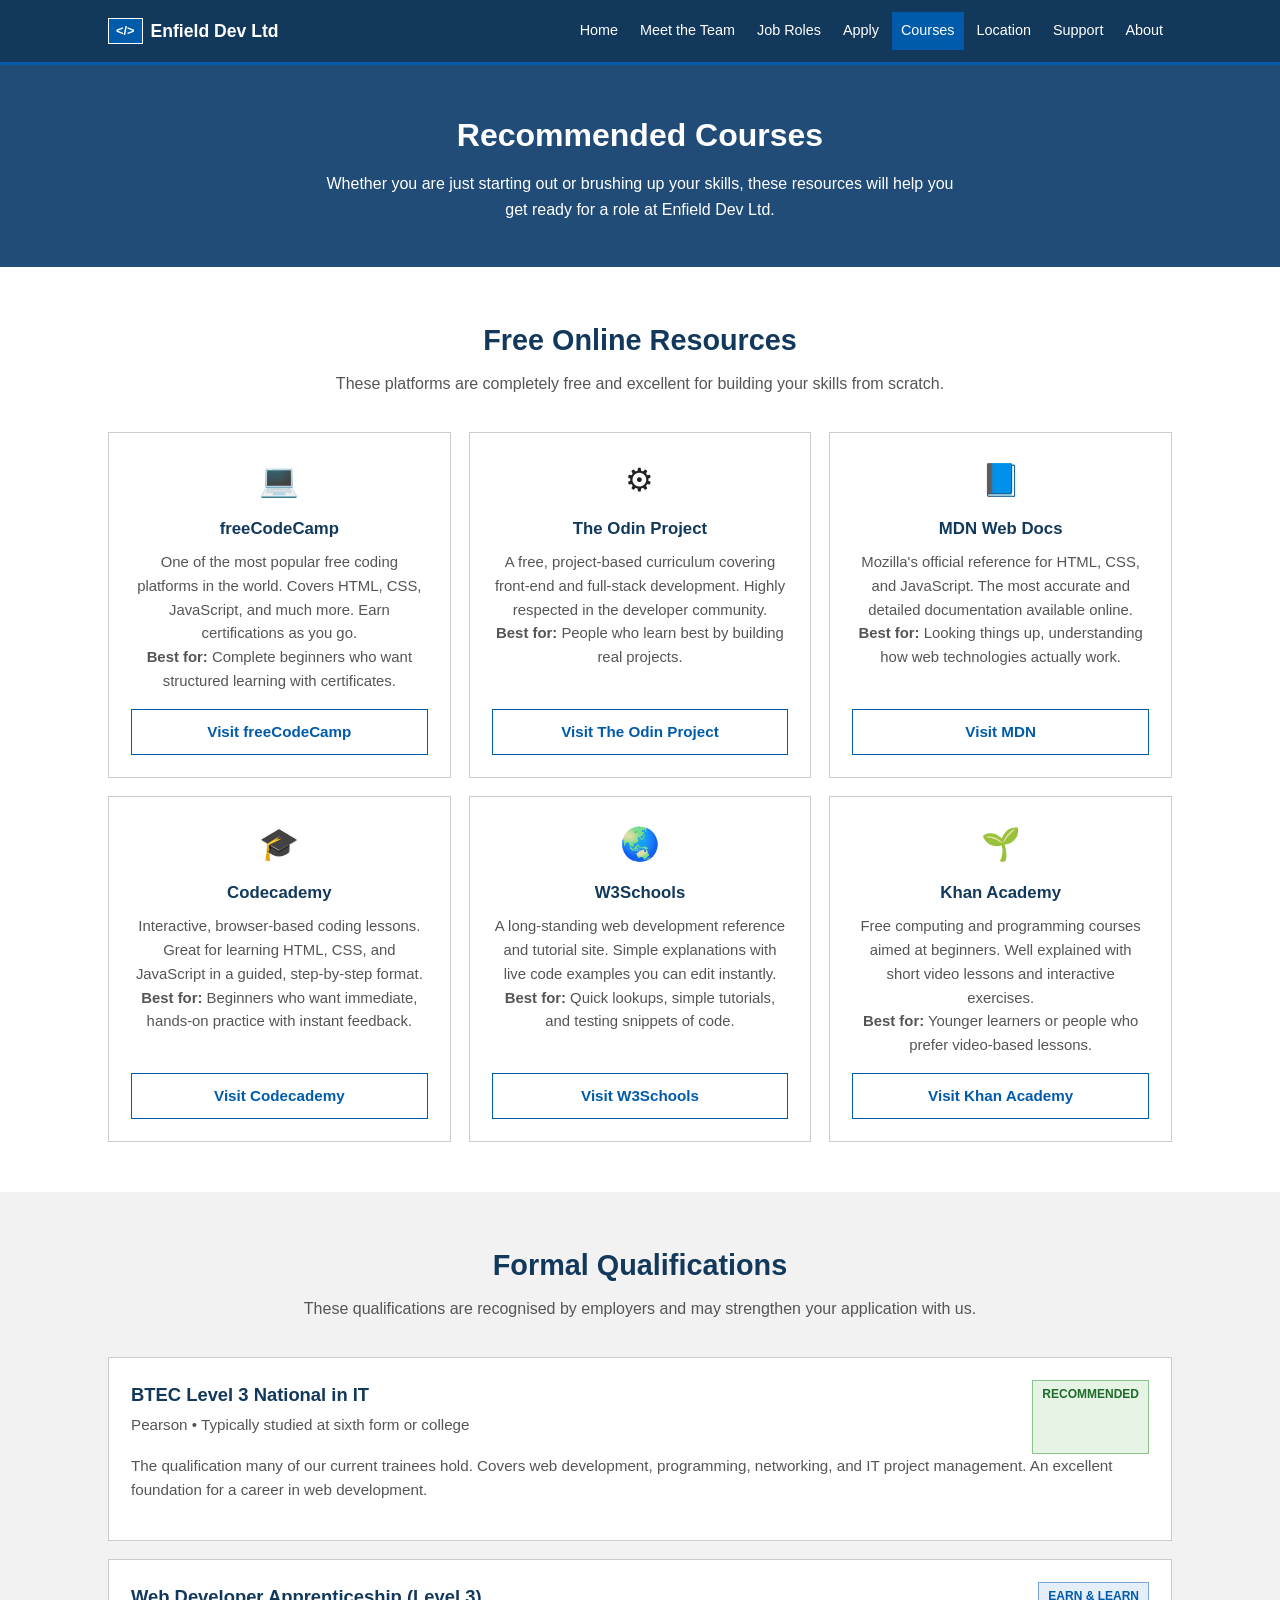
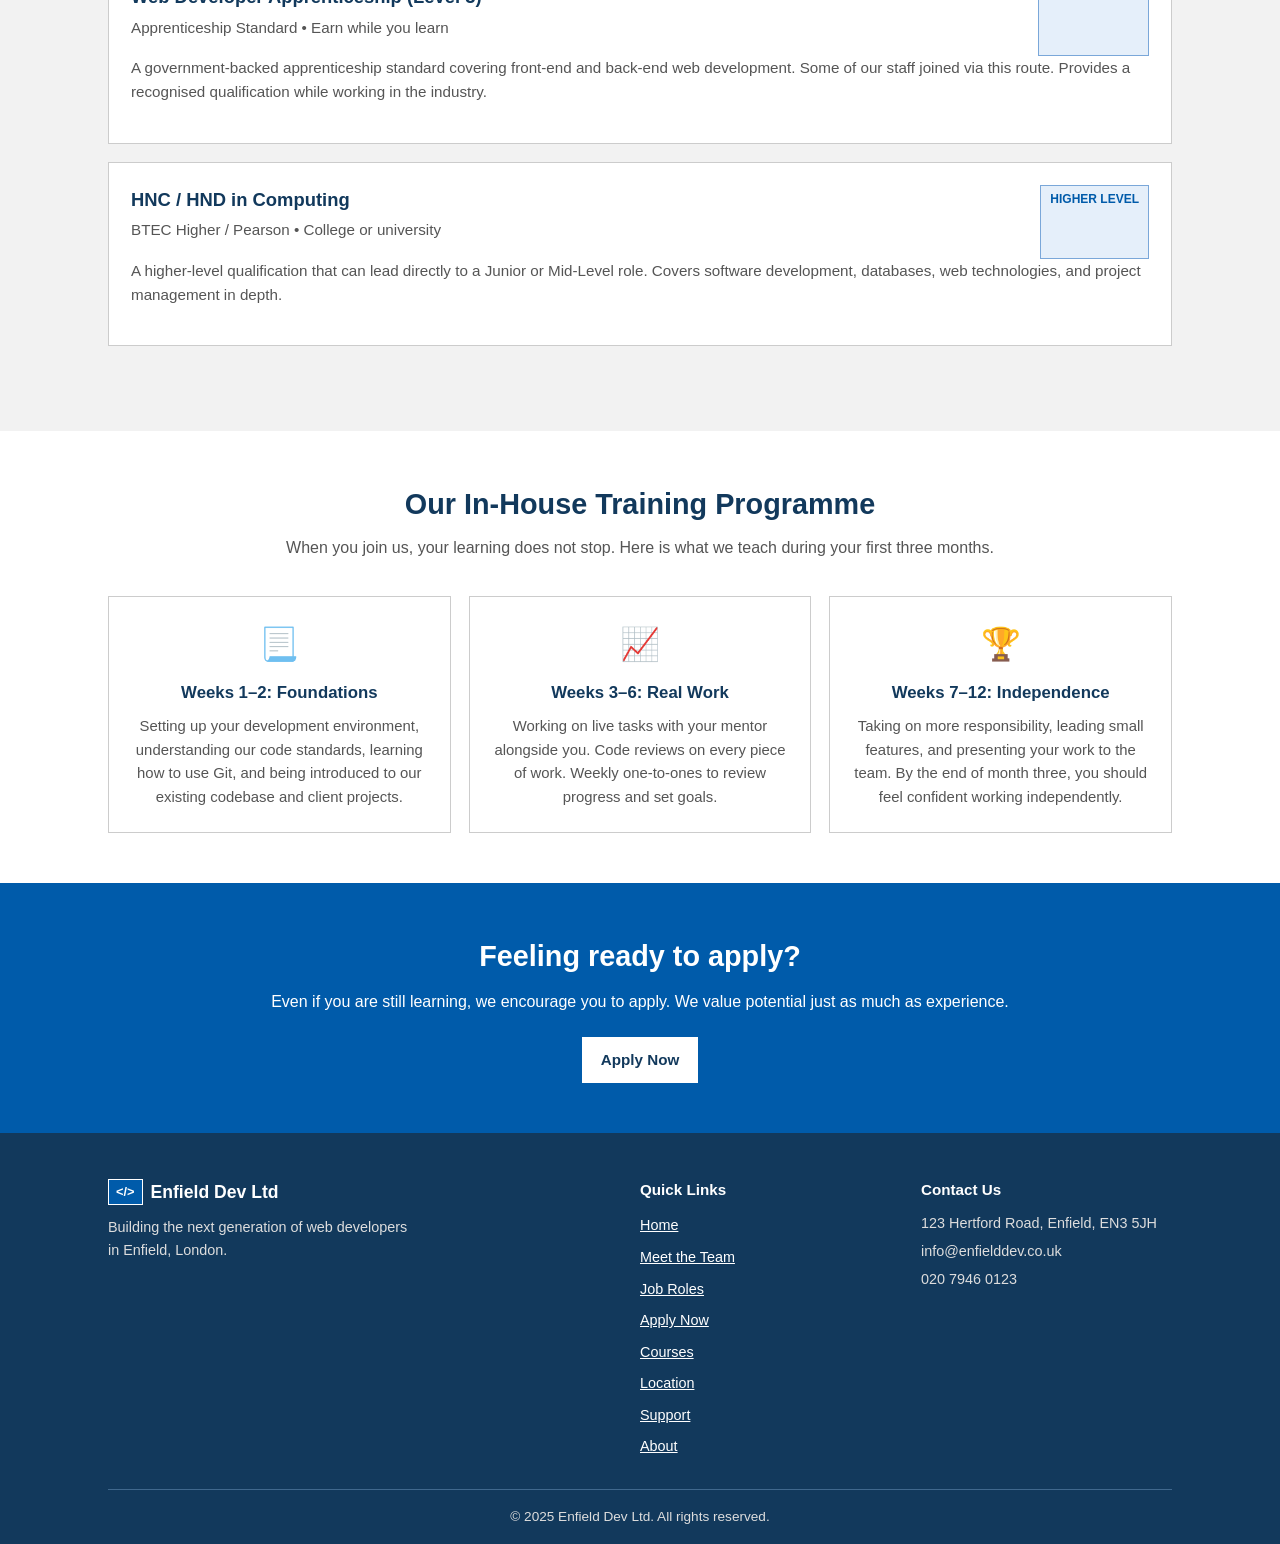
<file: courses.html>
<!DOCTYPE html>
<html lang="en">
<head>
  <meta charset="UTF-8" />
  <meta name="viewport" content="width=device-width, initial-scale=1.0" />
  <title>Courses | Enfield Dev Ltd</title>
  <meta name="description" content="Recommended web development courses and qualifications to help you prepare for a career at Enfield Dev Ltd." />
  <link rel="preconnect" href="https://fonts.googleapis.com" />
  <link rel="preconnect" href="https://fonts.gstatic.com" crossorigin />
  <link href="https://fonts.googleapis.com/css2?family=Poppins:wght@400;500;600;700&display=swap" rel="stylesheet" />
  <link rel="stylesheet" href="css/style.css" />
</head>
<body>

  <header class="site-header">
    <div class="container">
      <a href="index.html" class="logo">
        <span class="logo-icon">&lt;/&gt;</span>
        Enfield Dev Ltd
      </a>
      <button class="nav-toggle" id="navToggle" aria-label="Open navigation menu">
        <span></span><span></span><span></span>
      </button>
      <nav class="main-nav" id="mainNav">
        <ul>
          <li><a href="index.html">Home</a></li>
          <li><a href="team.html">Meet the Team</a></li>
          <li><a href="job-role.html">Job Roles</a></li>
          <li><a href="apply.html">Apply</a></li>
          <li><a href="courses.html" class="active">Courses</a></li>
          <li><a href="location.html">Location</a></li>
          <li><a href="support.html">Support</a></li>
          <li><a href="about-contact.html">About</a></li>
        </ul>
      </nav>
    </div>
  </header>

  <section class="page-hero">
    <div class="container">
      <h1>Recommended Courses</h1>
      <p>Whether you are just starting out or brushing up your skills, these resources will help you get ready for a role at Enfield Dev Ltd.</p>
    </div>
  </section>

  <!-- ===== FREE ONLINE RESOURCES ===== -->
  <section class="section-padding">
    <div class="container">
      <h2 class="section-title">Free Online Resources</h2>
      <p class="section-subtitle">These platforms are completely free and excellent for building your skills from scratch.</p>

      <div class="cards-grid">

        <div class="card course-card">
          <div class="card-icon">&#128187;</div>
          <h3>freeCodeCamp</h3>
          <p>One of the most popular free coding platforms in the world. Covers HTML, CSS, JavaScript, and much more. Earn certifications as you go.</p>
          <p><strong>Best for:</strong> Complete beginners who want structured learning with certificates.</p>
          <a href="https://www.freecodecamp.org" target="_blank" rel="noopener noreferrer" class="btn btn-outline">Visit freeCodeCamp</a>
        </div>

        <div class="card course-card">
          <div class="card-icon">&#9881;</div>
          <h3>The Odin Project</h3>
          <p>A free, project-based curriculum covering front-end and full-stack development. Highly respected in the developer community.</p>
          <p><strong>Best for:</strong> People who learn best by building real projects.</p>
          <a href="https://www.theodinproject.com" target="_blank" rel="noopener noreferrer" class="btn btn-outline">Visit The Odin Project</a>
        </div>

        <div class="card course-card">
          <div class="card-icon">&#128216;</div>
          <h3>MDN Web Docs</h3>
          <p>Mozilla&apos;s official reference for HTML, CSS, and JavaScript. The most accurate and detailed documentation available online.</p>
          <p><strong>Best for:</strong> Looking things up, understanding how web technologies actually work.</p>
          <a href="https://developer.mozilla.org" target="_blank" rel="noopener noreferrer" class="btn btn-outline">Visit MDN</a>
        </div>

        <div class="card course-card">
          <div class="card-icon">&#127891;</div>
          <h3>Codecademy</h3>
          <p>Interactive, browser-based coding lessons. Great for learning HTML, CSS, and JavaScript in a guided, step-by-step format.</p>
          <p><strong>Best for:</strong> Beginners who want immediate, hands-on practice with instant feedback.</p>
          <a href="https://www.codecademy.com" target="_blank" rel="noopener noreferrer" class="btn btn-outline">Visit Codecademy</a>
        </div>

        <div class="card course-card">
          <div class="card-icon">&#127759;</div>
          <h3>W3Schools</h3>
          <p>A long-standing web development reference and tutorial site. Simple explanations with live code examples you can edit instantly.</p>
          <p><strong>Best for:</strong> Quick lookups, simple tutorials, and testing snippets of code.</p>
          <a href="https://www.w3schools.com" target="_blank" rel="noopener noreferrer" class="btn btn-outline">Visit W3Schools</a>
        </div>

        <div class="card course-card">
          <div class="card-icon">&#127793;</div>
          <h3>Khan Academy</h3>
          <p>Free computing and programming courses aimed at beginners. Well explained with short video lessons and interactive exercises.</p>
          <p><strong>Best for:</strong> Younger learners or people who prefer video-based lessons.</p>
          <a href="https://www.khanacademy.org/computing" target="_blank" rel="noopener noreferrer" class="btn btn-outline">Visit Khan Academy</a>
        </div>

      </div>
    </div>
  </section>

  <!-- ===== FORMAL QUALIFICATIONS ===== -->
  <section class="section-padding bg-light">
    <div class="container">
      <h2 class="section-title">Formal Qualifications</h2>
      <p class="section-subtitle">These qualifications are recognised by employers and may strengthen your application with us.</p>

      <div class="job-list">

        <div class="job-card">
          <div class="job-card-header">
            <div>
              <h3 class="job-title">BTEC Level 3 National in IT</h3>
              <p class="job-meta">Pearson &bull; Typically studied at sixth form or college</p>
            </div>
            <span class="badge badge-green">Recommended</span>
          </div>
          <p>The qualification many of our current trainees hold. Covers web development, programming, networking, and IT project management. An excellent foundation for a career in web development.</p>
        </div>

        <div class="job-card">
          <div class="job-card-header">
            <div>
              <h3 class="job-title">Web Developer Apprenticeship (Level 3)</h3>
              <p class="job-meta">Apprenticeship Standard &bull; Earn while you learn</p>
            </div>
            <span class="badge badge-blue">Earn &amp; Learn</span>
          </div>
          <p>A government-backed apprenticeship standard covering front-end and back-end web development. Some of our staff joined via this route. Provides a recognised qualification while working in the industry.</p>
        </div>

        <div class="job-card">
          <div class="job-card-header">
            <div>
              <h3 class="job-title">HNC / HND in Computing</h3>
              <p class="job-meta">BTEC Higher / Pearson &bull; College or university</p>
            </div>
            <span class="badge badge-blue">Higher Level</span>
          </div>
          <p>A higher-level qualification that can lead directly to a Junior or Mid-Level role. Covers software development, databases, web technologies, and project management in depth.</p>
        </div>

      </div>
    </div>
  </section>

  <!-- ===== ENFIELD DEV TRAINING ===== -->
  <section class="section-padding">
    <div class="container">
      <h2 class="section-title">Our In-House Training Programme</h2>
      <p class="section-subtitle">When you join us, your learning does not stop. Here is what we teach during your first three months.</p>

      <div class="cards-grid">
        <div class="card">
          <div class="card-icon">&#128195;</div>
          <h3>Weeks 1&ndash;2: Foundations</h3>
          <p>Setting up your development environment, understanding our code standards, learning how to use Git, and being introduced to our existing codebase and client projects.</p>
        </div>
        <div class="card">
          <div class="card-icon">&#128200;</div>
          <h3>Weeks 3&ndash;6: Real Work</h3>
          <p>Working on live tasks with your mentor alongside you. Code reviews on every piece of work. Weekly one-to-ones to review progress and set goals.</p>
        </div>
        <div class="card">
          <div class="card-icon">&#127942;</div>
          <h3>Weeks 7&ndash;12: Independence</h3>
          <p>Taking on more responsibility, leading small features, and presenting your work to the team. By the end of month three, you should feel confident working independently.</p>
        </div>
      </div>
    </div>
  </section>

  <section class="cta-banner">
    <div class="container">
      <h2>Feeling ready to apply?</h2>
      <p>Even if you are still learning, we encourage you to apply. We value potential just as much as experience.</p>
      <a href="apply.html" class="btn btn-white">Apply Now</a>
    </div>
  </section>

  <footer class="site-footer">
    <div class="container">
      <div class="footer-grid">
        <div class="footer-brand">
          <a href="index.html" class="logo logo-light">
            <span class="logo-icon">&lt;/&gt;</span>
            Enfield Dev Ltd
          </a>
          <p>Building the next generation of web developers in Enfield, London.</p>
        </div>
        <div class="footer-links">
          <h4>Quick Links</h4>
          <ul>
            <li><a href="index.html">Home</a></li>
            <li><a href="team.html">Meet the Team</a></li>
            <li><a href="job-role.html">Job Roles</a></li>
            <li><a href="apply.html">Apply Now</a></li>
            <li><a href="courses.html">Courses</a></li>
            <li><a href="location.html">Location</a></li>
            <li><a href="support.html">Support</a></li>
            <li><a href="about-contact.html">About</a></li>
          </ul>
        </div>
        <div class="footer-contact-info">
          <h4>Contact Us</h4>
          <p>123 Hertford Road, Enfield, EN3 5JH</p>
          <p>info@enfielddev.co.uk</p>
          <p>020 7946 0123</p>
        </div>
      </div>
      <div class="footer-bottom">
        <p>&copy; 2025 Enfield Dev Ltd. All rights reserved.</p>
      </div>
    </div>
  </footer>

  <script src="js/script.js"></script>
</body>
</html>
</file>
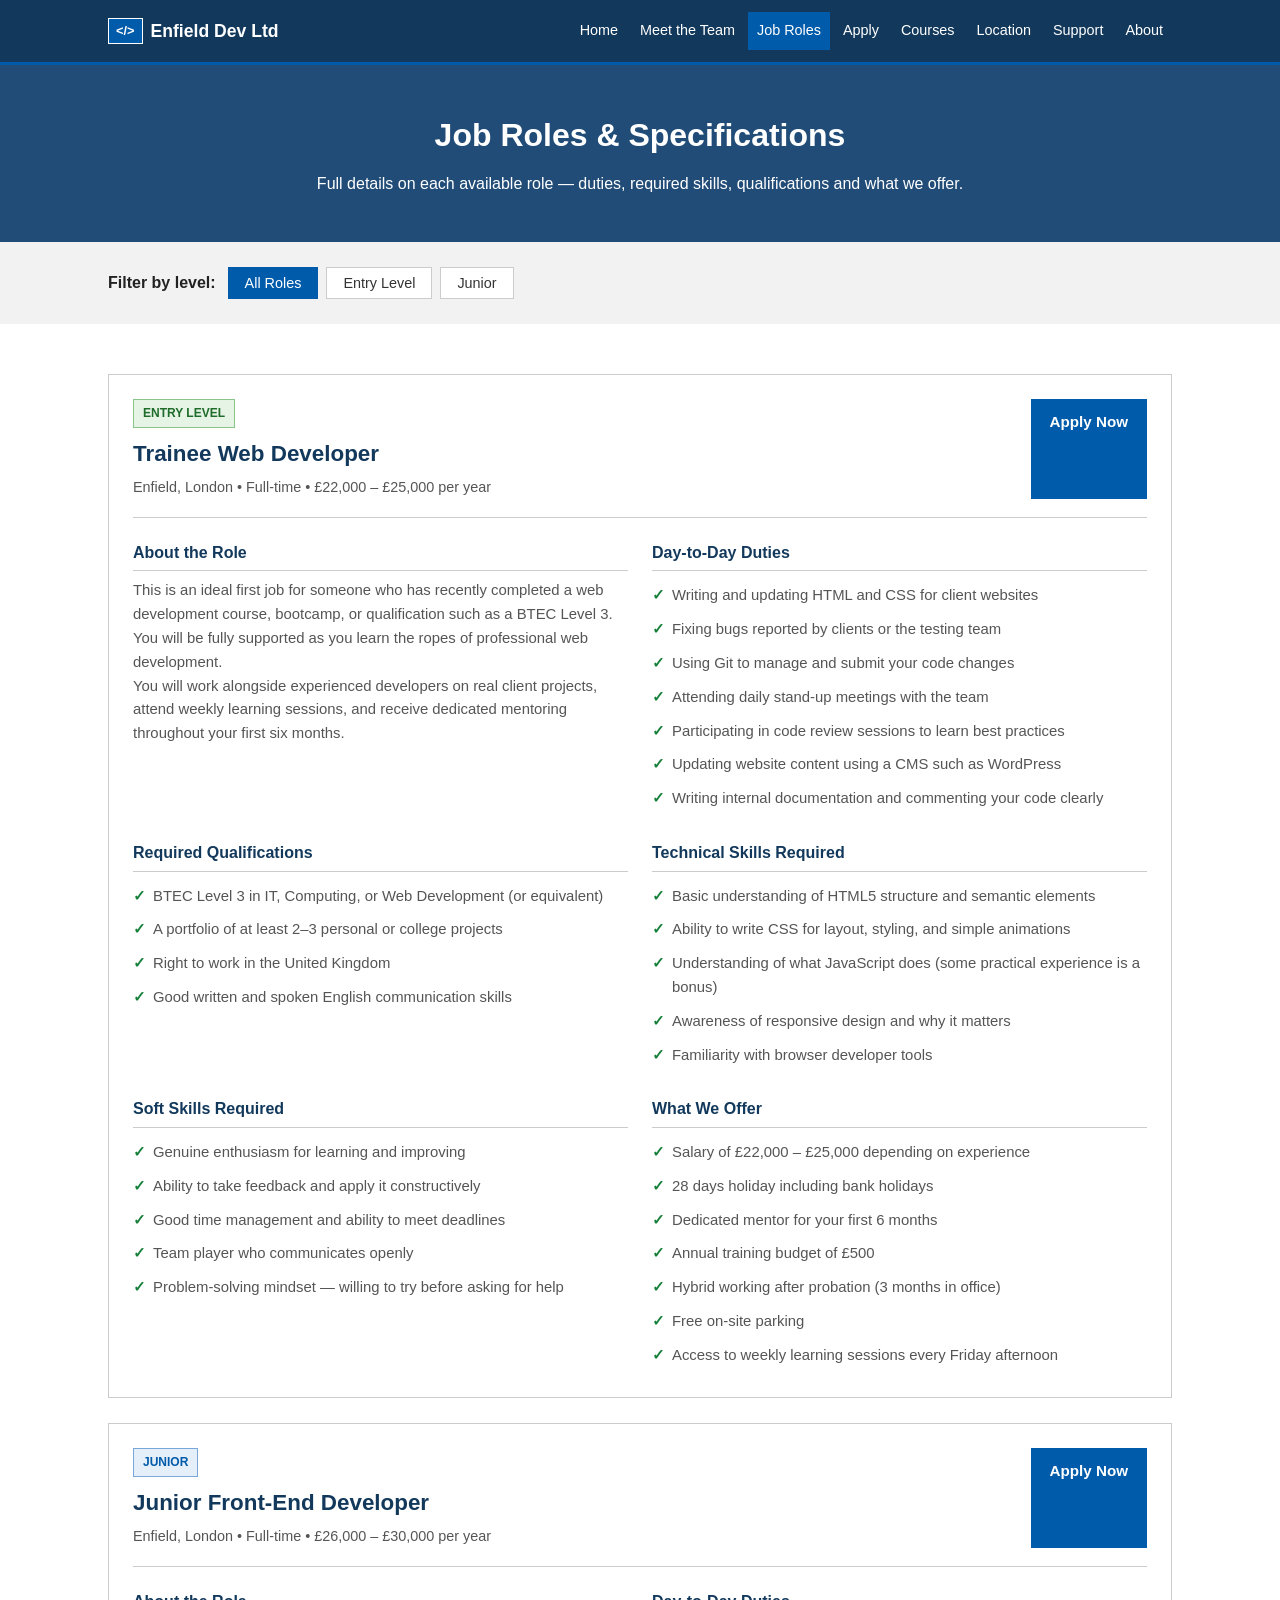
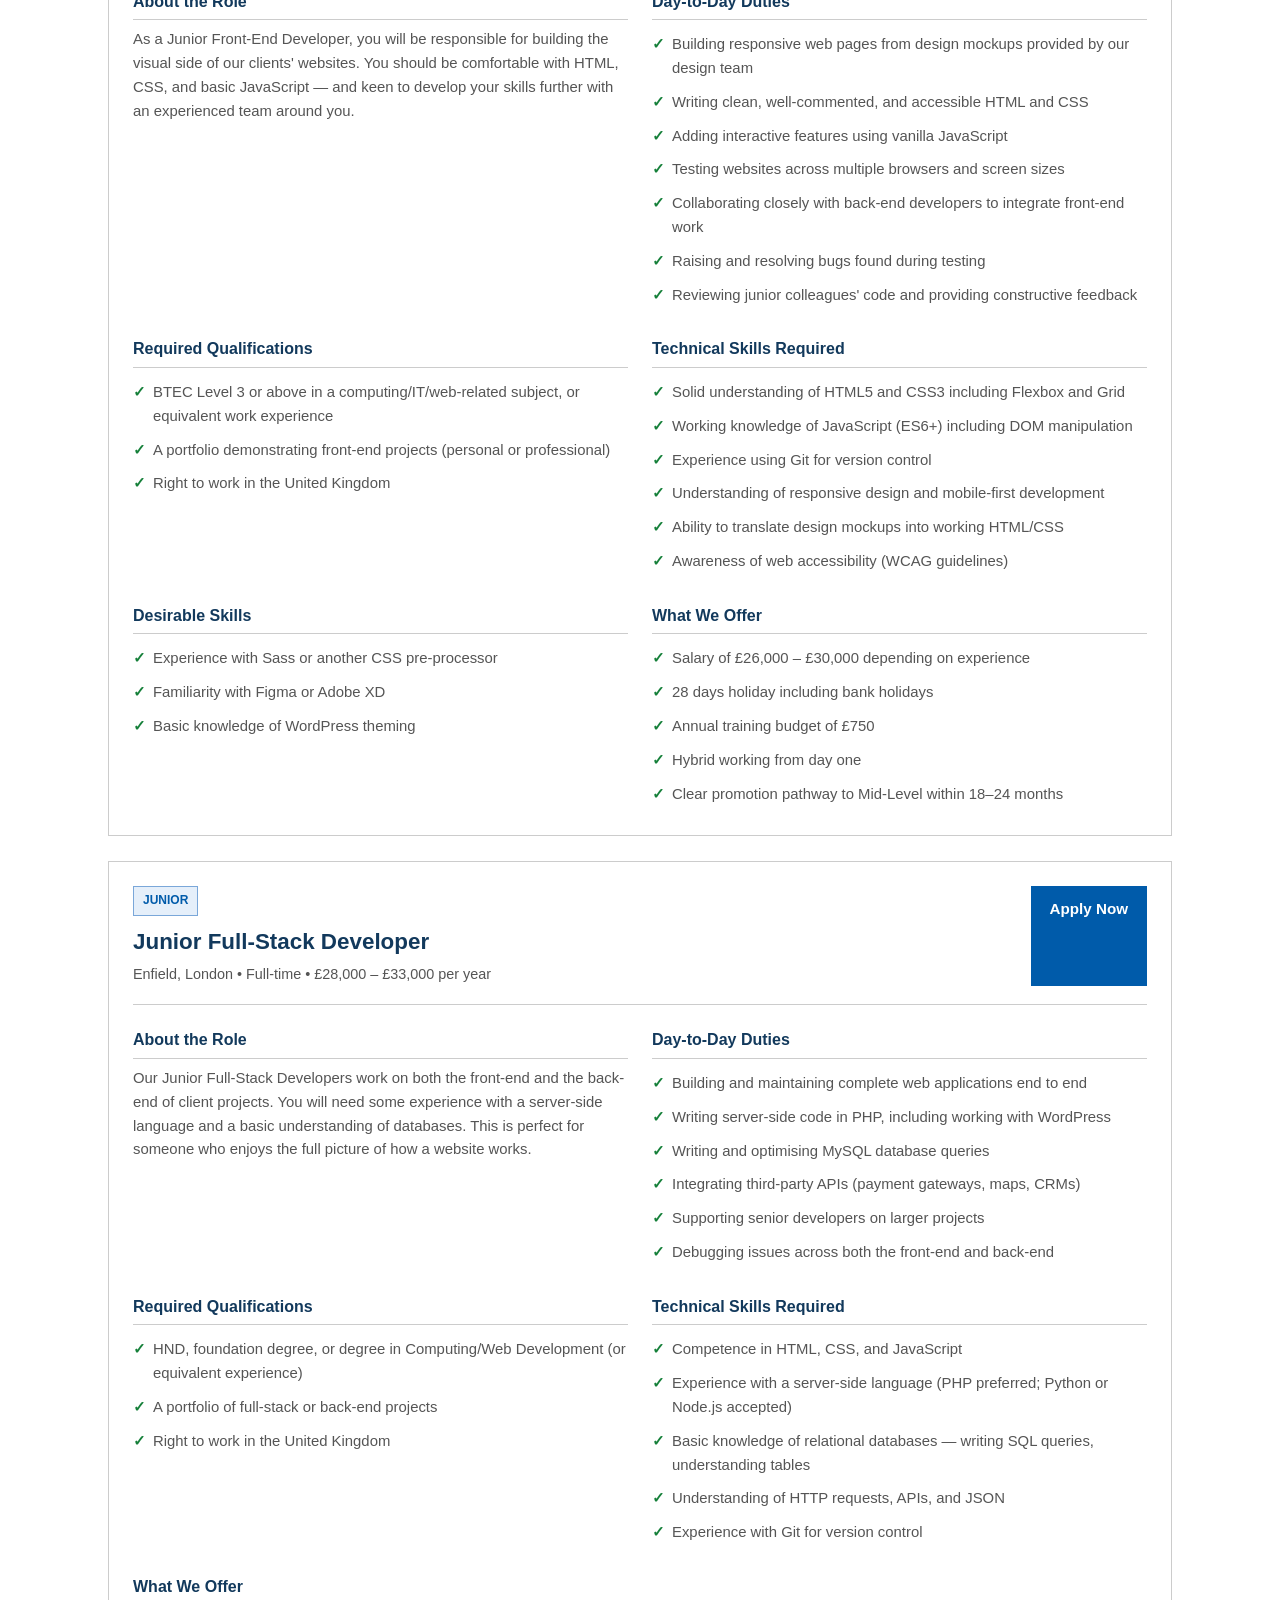
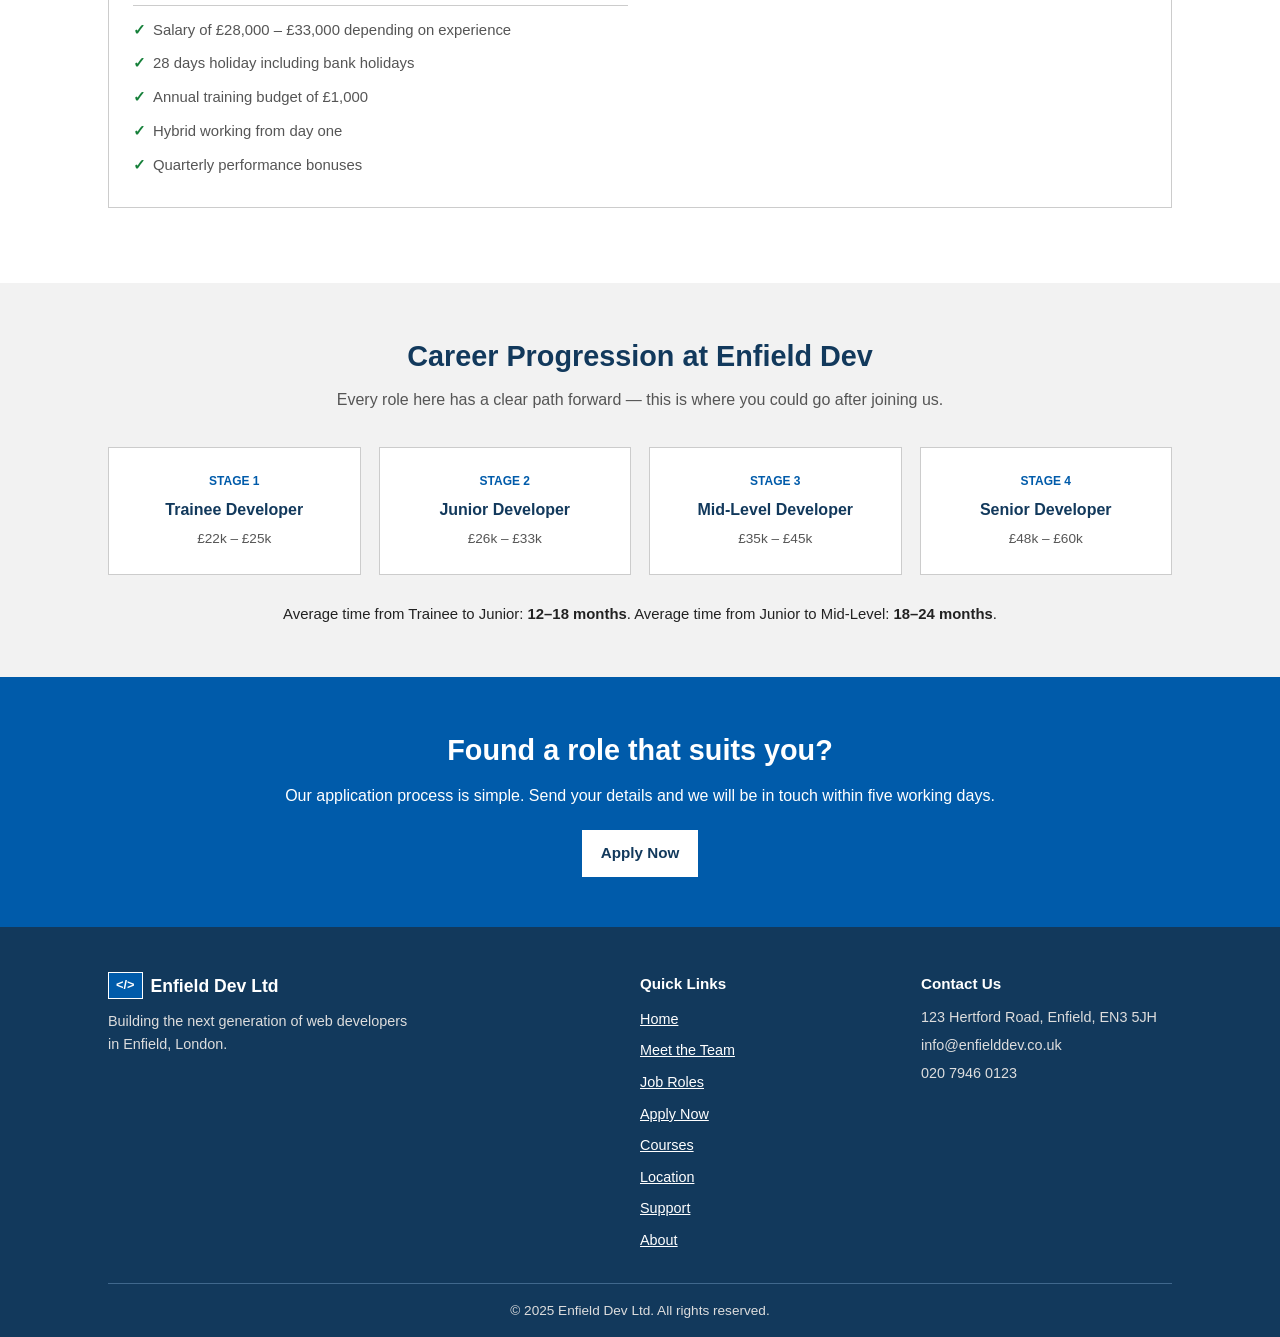
<file: job-role.html>
<!DOCTYPE html>
<html lang="en">
<head>
  <meta charset="UTF-8" />
  <meta name="viewport" content="width=device-width, initial-scale=1.0" />
  <title>Job Roles &amp; Specifications | Enfield Dev Ltd</title>
  <meta name="description" content="Detailed job roles, duties, required skills and qualifications for web developer positions at Enfield Dev Ltd." />
  <link rel="preconnect" href="https://fonts.googleapis.com" />
  <link rel="preconnect" href="https://fonts.gstatic.com" crossorigin />
  <link href="https://fonts.googleapis.com/css2?family=Poppins:wght@400;500;600;700&display=swap" rel="stylesheet" />
  <link rel="stylesheet" href="css/style.css" />
</head>
<body>

  <header class="site-header">
    <div class="container">
      <a href="index.html" class="logo">
        <span class="logo-icon">&lt;/&gt;</span>
        Enfield Dev Ltd
      </a>
      <button class="nav-toggle" id="navToggle" aria-label="Open navigation menu">
        <span></span><span></span><span></span>
      </button>
      <nav class="main-nav" id="mainNav">
        <ul>
          <li><a href="index.html">Home</a></li>
          <li><a href="team.html">Meet the Team</a></li>
          <li><a href="job-role.html" class="active">Job Roles</a></li>
          <li><a href="apply.html">Apply</a></li>
          <li><a href="courses.html">Courses</a></li>
          <li><a href="location.html">Location</a></li>
          <li><a href="support.html">Support</a></li>
          <li><a href="about-contact.html">About</a></li>
        </ul>
      </nav>
    </div>
  </header>

  <section class="page-hero">
    <div class="container">
      <h1>Job Roles &amp; Specifications</h1>
      <p>Full details on each available role — duties, required skills, qualifications and what we offer.</p>
    </div>
  </section>

  <!-- ===== FILTER ===== -->
  <section class="section-padding-small bg-light">
    <div class="container">
      <div class="filter-bar">
        <label><strong>Filter by level:</strong></label>
        <div class="filter-buttons" id="filterButtons">
          <button class="filter-btn active" data-filter="all">All Roles</button>
          <button class="filter-btn" data-filter="entry">Entry Level</button>
          <button class="filter-btn" data-filter="junior">Junior</button>
        </div>
      </div>
    </div>
  </section>

  <section class="section-padding">
    <div class="container">

      <!-- JOB 1: TRAINEE -->
      <article class="job-full-card" data-level="entry" id="job-trainee">
        <div class="job-full-header">
          <div>
            <span class="badge badge-green">Entry Level</span>
            <h2>Trainee Web Developer</h2>
            <p class="job-meta">Enfield, London &bull; Full-time &bull; &pound;22,000 &ndash; &pound;25,000 per year</p>
          </div>
          <a href="apply.html" class="btn btn-primary">Apply Now</a>
        </div>

        <div class="job-full-body">
          <div class="job-section">
            <h3>About the Role</h3>
            <p>This is an ideal first job for someone who has recently completed a web development course, bootcamp, or qualification such as a BTEC Level 3. You will be fully supported as you learn the ropes of professional web development.</p>
            <p>You will work alongside experienced developers on real client projects, attend weekly learning sessions, and receive dedicated mentoring throughout your first six months.</p>
          </div>

          <div class="job-section">
            <h3>Day-to-Day Duties</h3>
            <ul class="job-list-items">
              <li>Writing and updating HTML and CSS for client websites</li>
              <li>Fixing bugs reported by clients or the testing team</li>
              <li>Using Git to manage and submit your code changes</li>
              <li>Attending daily stand-up meetings with the team</li>
              <li>Participating in code review sessions to learn best practices</li>
              <li>Updating website content using a CMS such as WordPress</li>
              <li>Writing internal documentation and commenting your code clearly</li>
            </ul>
          </div>

          <div class="job-section">
            <h3>Required Qualifications</h3>
            <ul class="job-list-items">
              <li>BTEC Level 3 in IT, Computing, or Web Development (or equivalent)</li>
              <li>A portfolio of at least 2&ndash;3 personal or college projects</li>
              <li>Right to work in the United Kingdom</li>
              <li>Good written and spoken English communication skills</li>
            </ul>
          </div>

          <div class="job-section">
            <h3>Technical Skills Required</h3>
            <ul class="job-list-items">
              <li>Basic understanding of HTML5 structure and semantic elements</li>
              <li>Ability to write CSS for layout, styling, and simple animations</li>
              <li>Understanding of what JavaScript does (some practical experience is a bonus)</li>
              <li>Awareness of responsive design and why it matters</li>
              <li>Familiarity with browser developer tools</li>
            </ul>
          </div>

          <div class="job-section">
            <h3>Soft Skills Required</h3>
            <ul class="job-list-items">
              <li>Genuine enthusiasm for learning and improving</li>
              <li>Ability to take feedback and apply it constructively</li>
              <li>Good time management and ability to meet deadlines</li>
              <li>Team player who communicates openly</li>
              <li>Problem-solving mindset — willing to try before asking for help</li>
            </ul>
          </div>

          <div class="job-section">
            <h3>What We Offer</h3>
            <ul class="job-list-items">
              <li>Salary of &pound;22,000 &ndash; &pound;25,000 depending on experience</li>
              <li>28 days holiday including bank holidays</li>
              <li>Dedicated mentor for your first 6 months</li>
              <li>Annual training budget of &pound;500</li>
              <li>Hybrid working after probation (3 months in office)</li>
              <li>Free on-site parking</li>
              <li>Access to weekly learning sessions every Friday afternoon</li>
            </ul>
          </div>
        </div>
      </article>

      <!-- JOB 2: JUNIOR FRONT-END -->
      <article class="job-full-card" data-level="junior" id="job-frontend">
        <div class="job-full-header">
          <div>
            <span class="badge badge-blue">Junior</span>
            <h2>Junior Front-End Developer</h2>
            <p class="job-meta">Enfield, London &bull; Full-time &bull; &pound;26,000 &ndash; &pound;30,000 per year</p>
          </div>
          <a href="apply.html" class="btn btn-primary">Apply Now</a>
        </div>

        <div class="job-full-body">
          <div class="job-section">
            <h3>About the Role</h3>
            <p>As a Junior Front-End Developer, you will be responsible for building the visual side of our clients&apos; websites. You should be comfortable with HTML, CSS, and basic JavaScript — and keen to develop your skills further with an experienced team around you.</p>
          </div>

          <div class="job-section">
            <h3>Day-to-Day Duties</h3>
            <ul class="job-list-items">
              <li>Building responsive web pages from design mockups provided by our design team</li>
              <li>Writing clean, well-commented, and accessible HTML and CSS</li>
              <li>Adding interactive features using vanilla JavaScript</li>
              <li>Testing websites across multiple browsers and screen sizes</li>
              <li>Collaborating closely with back-end developers to integrate front-end work</li>
              <li>Raising and resolving bugs found during testing</li>
              <li>Reviewing junior colleagues&apos; code and providing constructive feedback</li>
            </ul>
          </div>

          <div class="job-section">
            <h3>Required Qualifications</h3>
            <ul class="job-list-items">
              <li>BTEC Level 3 or above in a computing/IT/web-related subject, or equivalent work experience</li>
              <li>A portfolio demonstrating front-end projects (personal or professional)</li>
              <li>Right to work in the United Kingdom</li>
            </ul>
          </div>

          <div class="job-section">
            <h3>Technical Skills Required</h3>
            <ul class="job-list-items">
              <li>Solid understanding of HTML5 and CSS3 including Flexbox and Grid</li>
              <li>Working knowledge of JavaScript (ES6+) including DOM manipulation</li>
              <li>Experience using Git for version control</li>
              <li>Understanding of responsive design and mobile-first development</li>
              <li>Ability to translate design mockups into working HTML/CSS</li>
              <li>Awareness of web accessibility (WCAG guidelines)</li>
            </ul>
          </div>

          <div class="job-section">
            <h3>Desirable Skills</h3>
            <ul class="job-list-items">
              <li>Experience with Sass or another CSS pre-processor</li>
              <li>Familiarity with Figma or Adobe XD</li>
              <li>Basic knowledge of WordPress theming</li>
            </ul>
          </div>

          <div class="job-section">
            <h3>What We Offer</h3>
            <ul class="job-list-items">
              <li>Salary of &pound;26,000 &ndash; &pound;30,000 depending on experience</li>
              <li>28 days holiday including bank holidays</li>
              <li>Annual training budget of &pound;750</li>
              <li>Hybrid working from day one</li>
              <li>Clear promotion pathway to Mid-Level within 18&ndash;24 months</li>
            </ul>
          </div>
        </div>
      </article>

      <!-- JOB 3: JUNIOR FULL-STACK -->
      <article class="job-full-card" data-level="junior" id="job-fullstack">
        <div class="job-full-header">
          <div>
            <span class="badge badge-blue">Junior</span>
            <h2>Junior Full-Stack Developer</h2>
            <p class="job-meta">Enfield, London &bull; Full-time &bull; &pound;28,000 &ndash; &pound;33,000 per year</p>
          </div>
          <a href="apply.html" class="btn btn-primary">Apply Now</a>
        </div>

        <div class="job-full-body">
          <div class="job-section">
            <h3>About the Role</h3>
            <p>Our Junior Full-Stack Developers work on both the front-end and the back-end of client projects. You will need some experience with a server-side language and a basic understanding of databases. This is perfect for someone who enjoys the full picture of how a website works.</p>
          </div>

          <div class="job-section">
            <h3>Day-to-Day Duties</h3>
            <ul class="job-list-items">
              <li>Building and maintaining complete web applications end to end</li>
              <li>Writing server-side code in PHP, including working with WordPress</li>
              <li>Writing and optimising MySQL database queries</li>
              <li>Integrating third-party APIs (payment gateways, maps, CRMs)</li>
              <li>Supporting senior developers on larger projects</li>
              <li>Debugging issues across both the front-end and back-end</li>
            </ul>
          </div>

          <div class="job-section">
            <h3>Required Qualifications</h3>
            <ul class="job-list-items">
              <li>HND, foundation degree, or degree in Computing/Web Development (or equivalent experience)</li>
              <li>A portfolio of full-stack or back-end projects</li>
              <li>Right to work in the United Kingdom</li>
            </ul>
          </div>

          <div class="job-section">
            <h3>Technical Skills Required</h3>
            <ul class="job-list-items">
              <li>Competence in HTML, CSS, and JavaScript</li>
              <li>Experience with a server-side language (PHP preferred; Python or Node.js accepted)</li>
              <li>Basic knowledge of relational databases — writing SQL queries, understanding tables</li>
              <li>Understanding of HTTP requests, APIs, and JSON</li>
              <li>Experience with Git for version control</li>
            </ul>
          </div>

          <div class="job-section">
            <h3>What We Offer</h3>
            <ul class="job-list-items">
              <li>Salary of &pound;28,000 &ndash; &pound;33,000 depending on experience</li>
              <li>28 days holiday including bank holidays</li>
              <li>Annual training budget of &pound;1,000</li>
              <li>Hybrid working from day one</li>
              <li>Quarterly performance bonuses</li>
            </ul>
          </div>
        </div>
      </article>

    </div>
  </section>

  <!-- ===== CAREER PROGRESSION ===== -->
  <section class="section-padding bg-light">
    <div class="container">
      <h2 class="section-title">Career Progression at Enfield Dev</h2>
      <p class="section-subtitle">Every role here has a clear path forward — this is where you could go after joining us.</p>

      <div class="progression-grid">
        <div class="progression-step">
          <div class="prog-level">Stage 1</div>
          <div class="prog-title">Trainee Developer</div>
          <div class="prog-salary">&pound;22k &ndash; &pound;25k</div>
        </div>
        <div class="progression-step">
          <div class="prog-level">Stage 2</div>
          <div class="prog-title">Junior Developer</div>
          <div class="prog-salary">&pound;26k &ndash; &pound;33k</div>
        </div>
        <div class="progression-step">
          <div class="prog-level">Stage 3</div>
          <div class="prog-title">Mid-Level Developer</div>
          <div class="prog-salary">&pound;35k &ndash; &pound;45k</div>
        </div>
        <div class="progression-step">
          <div class="prog-level">Stage 4</div>
          <div class="prog-title">Senior Developer</div>
          <div class="prog-salary">&pound;48k &ndash; &pound;60k</div>
        </div>
      </div>

      <p style="text-align:center; margin-top: 28px; color: var(--text-medium); font-size: 0.93rem;">
        Average time from Trainee to Junior: <strong>12&ndash;18 months</strong>. Average time from Junior to Mid-Level: <strong>18&ndash;24 months</strong>.
      </p>
    </div>
  </section>

  <section class="cta-banner">
    <div class="container">
      <h2>Found a role that suits you?</h2>
      <p>Our application process is simple. Send your details and we will be in touch within five working days.</p>
      <a href="apply.html" class="btn btn-white">Apply Now</a>
    </div>
  </section>

  <footer class="site-footer">
    <div class="container">
      <div class="footer-grid">
        <div class="footer-brand">
          <a href="index.html" class="logo logo-light">
            <span class="logo-icon">&lt;/&gt;</span>
            Enfield Dev Ltd
          </a>
          <p>Building the next generation of web developers in Enfield, London.</p>
        </div>
        <div class="footer-links">
          <h4>Quick Links</h4>
          <ul>
            <li><a href="index.html">Home</a></li>
            <li><a href="team.html">Meet the Team</a></li>
            <li><a href="job-role.html">Job Roles</a></li>
            <li><a href="apply.html">Apply Now</a></li>
            <li><a href="courses.html">Courses</a></li>
            <li><a href="location.html">Location</a></li>
            <li><a href="support.html">Support</a></li>
            <li><a href="about-contact.html">About</a></li>
          </ul>
        </div>
        <div class="footer-contact-info">
          <h4>Contact Us</h4>
          <p>123 Hertford Road, Enfield, EN3 5JH</p>
          <p>info@enfielddev.co.uk</p>
          <p>020 7946 0123</p>
        </div>
      </div>
      <div class="footer-bottom">
        <p>&copy; 2025 Enfield Dev Ltd. All rights reserved.</p>
      </div>
    </div>
  </footer>

  <script src="js/script.js"></script>
</body>
</html>
</file>
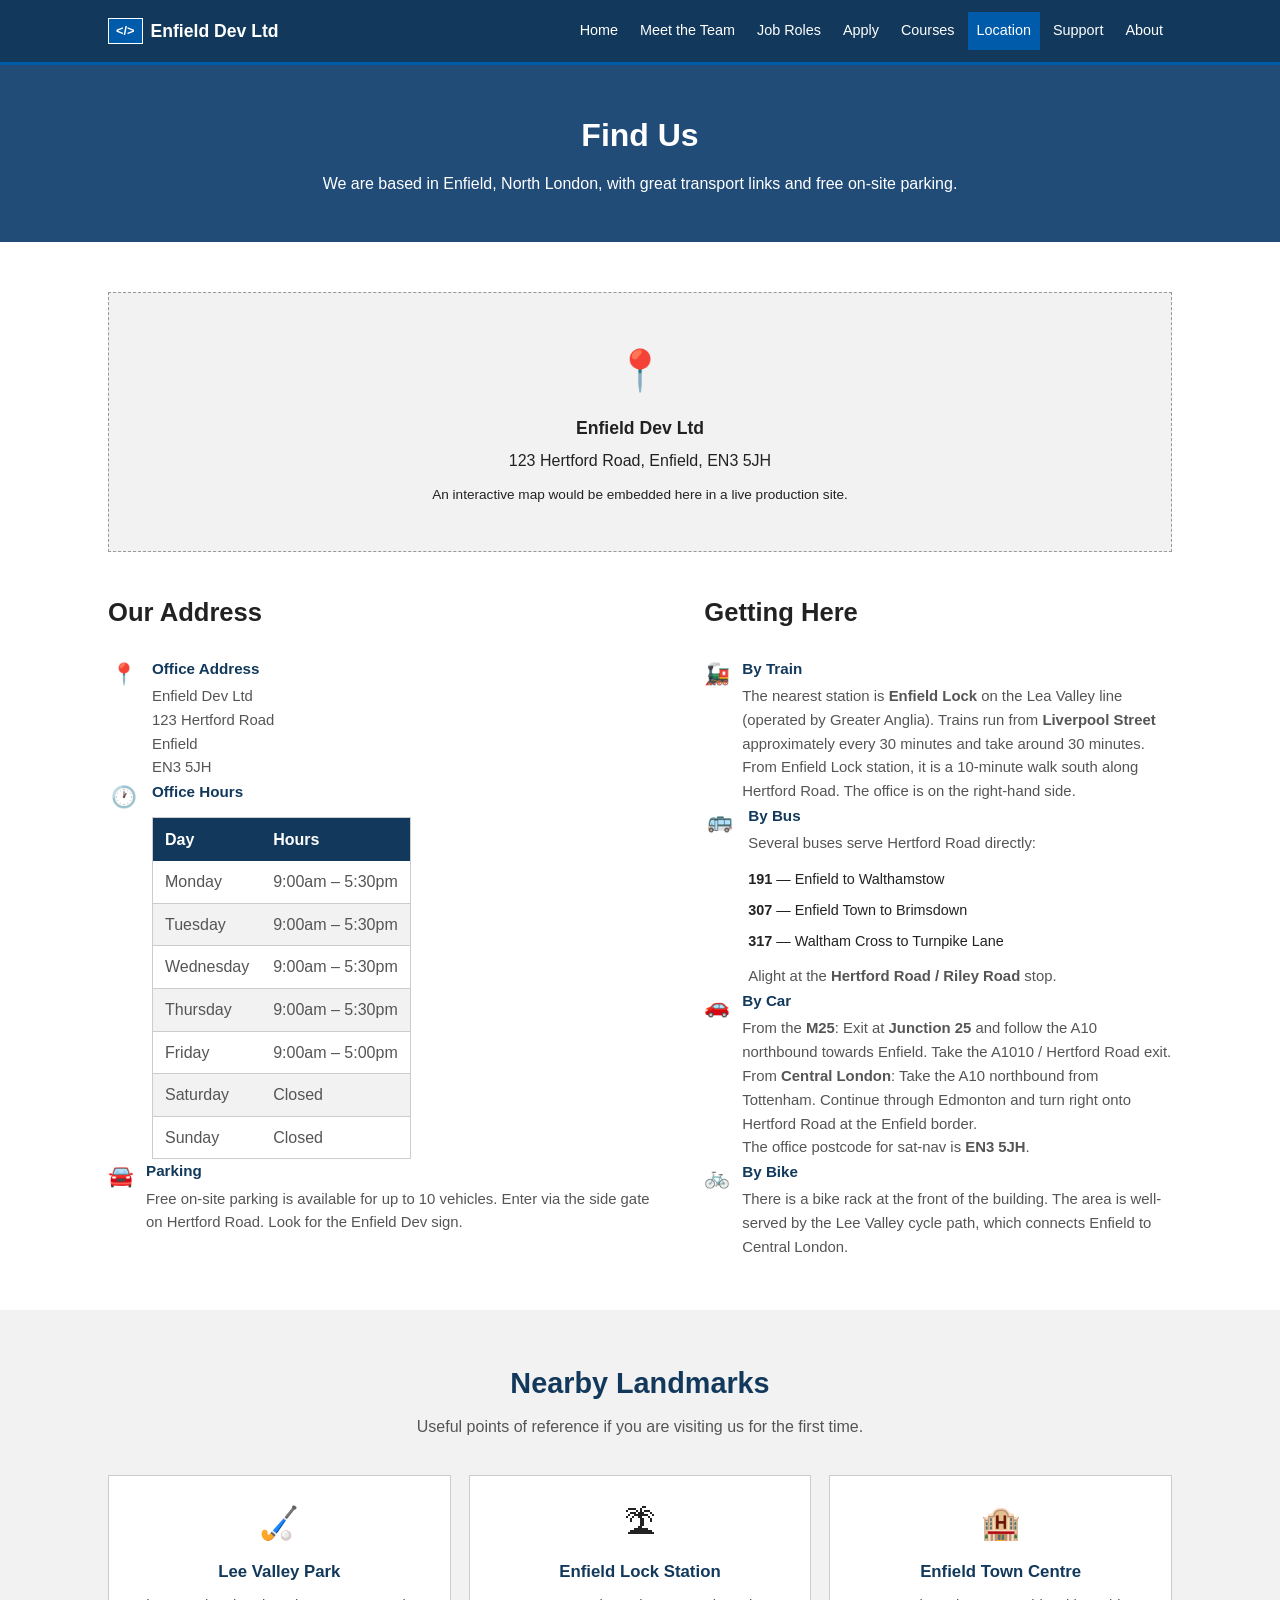
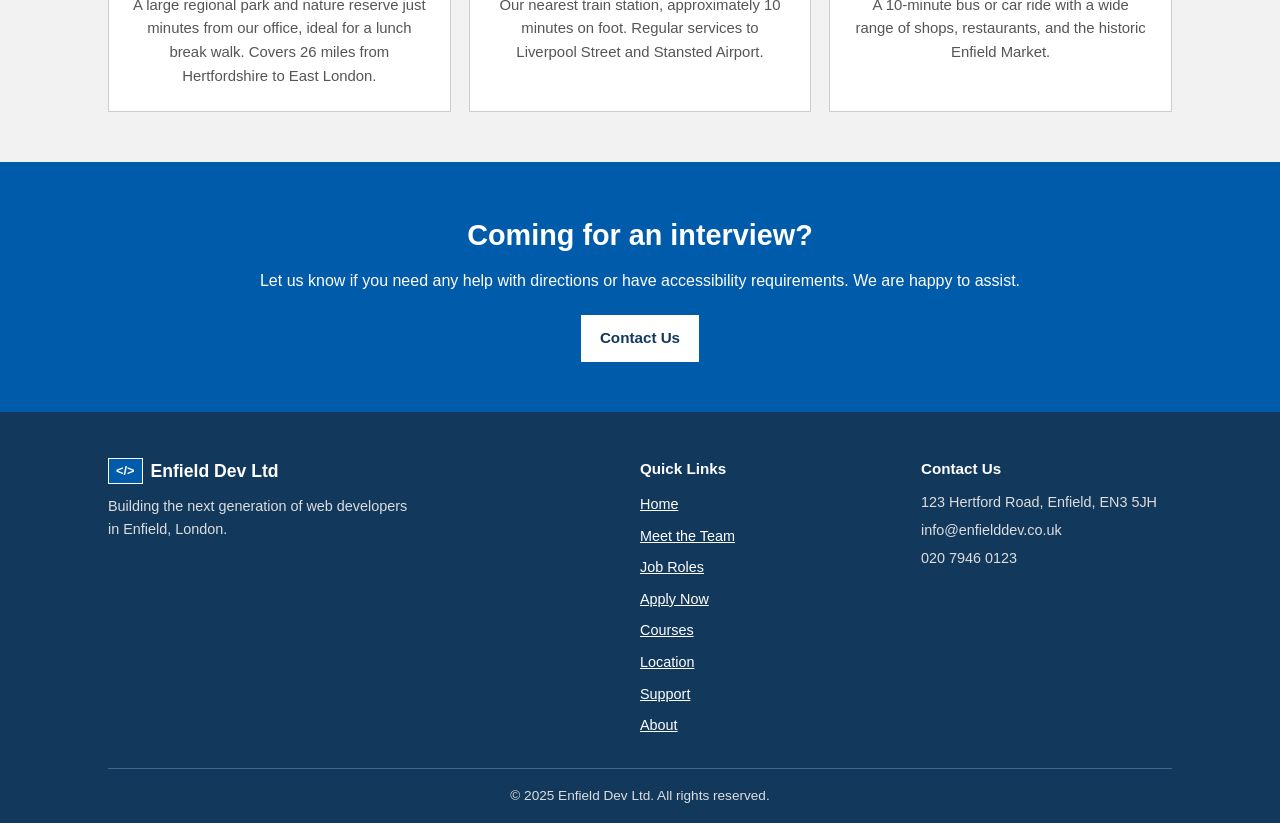
<file: location.html>
<!DOCTYPE html>
<html lang="en">
<head>
  <meta charset="UTF-8" />
  <meta name="viewport" content="width=device-width, initial-scale=1.0" />
  <title>Location | Enfield Dev Ltd</title>
  <meta name="description" content="Find Enfield Dev Ltd. We are based at 123 Hertford Road, Enfield, EN3 5JH — close to Enfield Lock station." />
  <link rel="preconnect" href="https://fonts.googleapis.com" />
  <link rel="preconnect" href="https://fonts.gstatic.com" crossorigin />
  <link href="https://fonts.googleapis.com/css2?family=Poppins:wght@400;500;600;700&display=swap" rel="stylesheet" />
  <link rel="stylesheet" href="css/style.css" />
</head>
<body>

  <header class="site-header">
    <div class="container">
      <a href="index.html" class="logo">
        <span class="logo-icon">&lt;/&gt;</span>
        Enfield Dev Ltd
      </a>
      <button class="nav-toggle" id="navToggle" aria-label="Open navigation menu">
        <span></span><span></span><span></span>
      </button>
      <nav class="main-nav" id="mainNav">
        <ul>
          <li><a href="index.html">Home</a></li>
          <li><a href="team.html">Meet the Team</a></li>
          <li><a href="job-role.html">Job Roles</a></li>
          <li><a href="apply.html">Apply</a></li>
          <li><a href="courses.html">Courses</a></li>
          <li><a href="location.html" class="active">Location</a></li>
          <li><a href="support.html">Support</a></li>
          <li><a href="about-contact.html">About</a></li>
        </ul>
      </nav>
    </div>
  </header>

  <section class="page-hero">
    <div class="container">
      <h1>Find Us</h1>
      <p>We are based in Enfield, North London, with great transport links and free on-site parking.</p>
    </div>
  </section>

  <section class="section-padding">
    <div class="container">

      <!-- Map Placeholder -->
      <div class="map-placeholder-large">
        <div>
          <p style="font-size: 2.5rem; margin-bottom: 12px;">&#128205;</p>
          <p style="font-size: 1.1rem; font-weight: 600; color: var(--primary); margin-bottom: 6px;">Enfield Dev Ltd</p>
          <p style="color: var(--text-medium);">123 Hertford Road, Enfield, EN3 5JH</p>
          <p style="font-size: 0.85rem; color: var(--text-light); margin-top: 10px;">An interactive map would be embedded here in a live production site.</p>
        </div>
      </div>

      <!-- Address and Transport -->
      <div class="contact-layout">

        <!-- Left: Address + Hours -->
        <div>
          <h2 style="font-size: 1.6rem; font-weight: 700; color: var(--primary); margin-bottom: 24px;">Our Address</h2>

          <div class="info-item">
            <div class="info-icon">&#128205;</div>
            <div>
              <h3>Office Address</h3>
              <p>
                Enfield Dev Ltd<br />
                123 Hertford Road<br />
                Enfield<br />
                EN3 5JH
              </p>
            </div>
          </div>

          <div class="info-item">
            <div class="info-icon">&#128336;</div>
            <div>
              <h3>Office Hours</h3>
              <table class="hours-table">
                <thead>
                  <tr>
                    <th>Day</th>
                    <th>Hours</th>
                  </tr>
                </thead>
                <tbody>
                  <tr>
                    <td>Monday</td>
                    <td>9:00am &ndash; 5:30pm</td>
                  </tr>
                  <tr>
                    <td>Tuesday</td>
                    <td>9:00am &ndash; 5:30pm</td>
                  </tr>
                  <tr>
                    <td>Wednesday</td>
                    <td>9:00am &ndash; 5:30pm</td>
                  </tr>
                  <tr>
                    <td>Thursday</td>
                    <td>9:00am &ndash; 5:30pm</td>
                  </tr>
                  <tr>
                    <td>Friday</td>
                    <td>9:00am &ndash; 5:00pm</td>
                  </tr>
                  <tr>
                    <td>Saturday</td>
                    <td>Closed</td>
                  </tr>
                  <tr>
                    <td>Sunday</td>
                    <td>Closed</td>
                  </tr>
                </tbody>
              </table>
            </div>
          </div>

          <div class="info-item">
            <div class="info-icon">&#128664;</div>
            <div>
              <h3>Parking</h3>
              <p>Free on-site parking is available for up to 10 vehicles. Enter via the side gate on Hertford Road. Look for the Enfield Dev sign.</p>
            </div>
          </div>
        </div>

        <!-- Right: Getting Here -->
        <div>
          <h2 style="font-size: 1.6rem; font-weight: 700; color: var(--primary); margin-bottom: 24px;">Getting Here</h2>

          <div class="info-item">
            <div class="info-icon">&#128642;</div>
            <div>
              <h3>By Train</h3>
              <p>The nearest station is <strong>Enfield Lock</strong> on the Lea Valley line (operated by Greater Anglia). Trains run from <strong>Liverpool Street</strong> approximately every 30 minutes and take around 30 minutes.</p>
              <p>From Enfield Lock station, it is a 10-minute walk south along Hertford Road. The office is on the right-hand side.</p>
            </div>
          </div>

          <div class="info-item">
            <div class="info-icon">&#128652;</div>
            <div>
              <h3>By Bus</h3>
              <p>Several buses serve Hertford Road directly:</p>
              <ul style="list-style: none; padding: 0; margin-top: 8px;">
                <li style="padding: 4px 0; color: var(--text-medium); font-size: 0.9rem;"><strong>191</strong> — Enfield to Walthamstow</li>
                <li style="padding: 4px 0; color: var(--text-medium); font-size: 0.9rem;"><strong>307</strong> — Enfield Town to Brimsdown</li>
                <li style="padding: 4px 0; color: var(--text-medium); font-size: 0.9rem;"><strong>317</strong> — Waltham Cross to Turnpike Lane</li>
              </ul>
              <p style="margin-top: 8px;">Alight at the <strong>Hertford Road / Riley Road</strong> stop.</p>
            </div>
          </div>

          <div class="info-item">
            <div class="info-icon">&#128663;</div>
            <div>
              <h3>By Car</h3>
              <p>From the <strong>M25</strong>: Exit at <strong>Junction 25</strong> and follow the A10 northbound towards Enfield. Take the A1010 / Hertford Road exit.</p>
              <p>From <strong>Central London</strong>: Take the A10 northbound from Tottenham. Continue through Edmonton and turn right onto Hertford Road at the Enfield border.</p>
              <p>The office postcode for sat-nav is <strong>EN3 5JH</strong>.</p>
            </div>
          </div>

          <div class="info-item">
            <div class="info-icon">&#128690;</div>
            <div>
              <h3>By Bike</h3>
              <p>There is a bike rack at the front of the building. The area is well-served by the Lee Valley cycle path, which connects Enfield to Central London.</p>
            </div>
          </div>
        </div>

      </div>
    </div>
  </section>

  <!-- ===== NEARBY LANDMARKS ===== -->
  <section class="section-padding bg-light">
    <div class="container">
      <h2 class="section-title">Nearby Landmarks</h2>
      <p class="section-subtitle">Useful points of reference if you are visiting us for the first time.</p>

      <div class="cards-grid">
        <div class="card">
          <div class="card-icon">&#127953;</div>
          <h3>Lee Valley Park</h3>
          <p>A large regional park and nature reserve just minutes from our office, ideal for a lunch break walk. Covers 26 miles from Hertfordshire to East London.</p>
        </div>
        <div class="card">
          <div class="card-icon">&#127965;</div>
          <h3>Enfield Lock Station</h3>
          <p>Our nearest train station, approximately 10 minutes on foot. Regular services to Liverpool Street and Stansted Airport.</p>
        </div>
        <div class="card">
          <div class="card-icon">&#127976;</div>
          <h3>Enfield Town Centre</h3>
          <p>A 10-minute bus or car ride with a wide range of shops, restaurants, and the historic Enfield Market.</p>
        </div>
      </div>
    </div>
  </section>

  <section class="cta-banner">
    <div class="container">
      <h2>Coming for an interview?</h2>
      <p>Let us know if you need any help with directions or have accessibility requirements. We are happy to assist.</p>
      <a href="about-contact.html" class="btn btn-white">Contact Us</a>
    </div>
  </section>

  <footer class="site-footer">
    <div class="container">
      <div class="footer-grid">
        <div class="footer-brand">
          <a href="index.html" class="logo logo-light">
            <span class="logo-icon">&lt;/&gt;</span>
            Enfield Dev Ltd
          </a>
          <p>Building the next generation of web developers in Enfield, London.</p>
        </div>
        <div class="footer-links">
          <h4>Quick Links</h4>
          <ul>
            <li><a href="index.html">Home</a></li>
            <li><a href="team.html">Meet the Team</a></li>
            <li><a href="job-role.html">Job Roles</a></li>
            <li><a href="apply.html">Apply Now</a></li>
            <li><a href="courses.html">Courses</a></li>
            <li><a href="location.html">Location</a></li>
            <li><a href="support.html">Support</a></li>
            <li><a href="about-contact.html">About</a></li>
          </ul>
        </div>
        <div class="footer-contact-info">
          <h4>Contact Us</h4>
          <p>123 Hertford Road, Enfield, EN3 5JH</p>
          <p>info@enfielddev.co.uk</p>
          <p>020 7946 0123</p>
        </div>
      </div>
      <div class="footer-bottom">
        <p>&copy; 2025 Enfield Dev Ltd. All rights reserved.</p>
      </div>
    </div>
  </footer>

  <script src="js/script.js"></script>
</body>
</html>
</file>
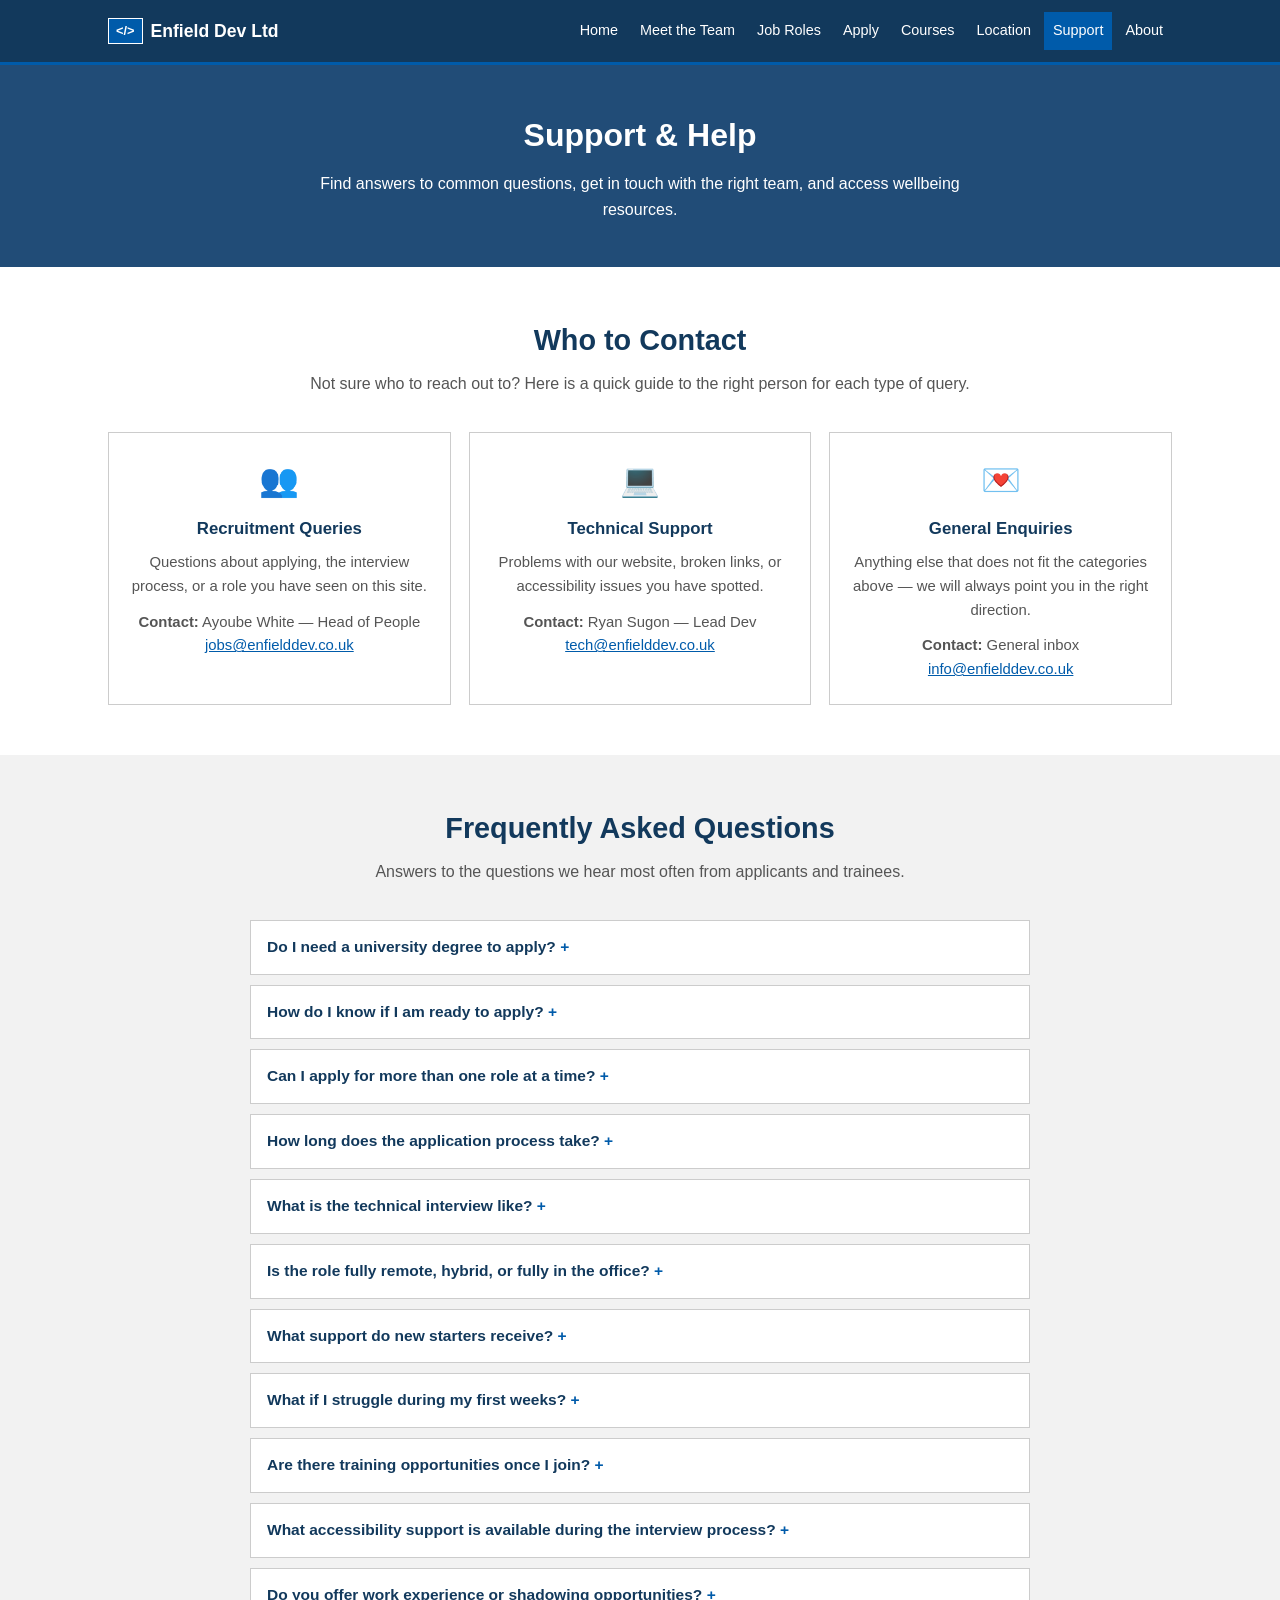
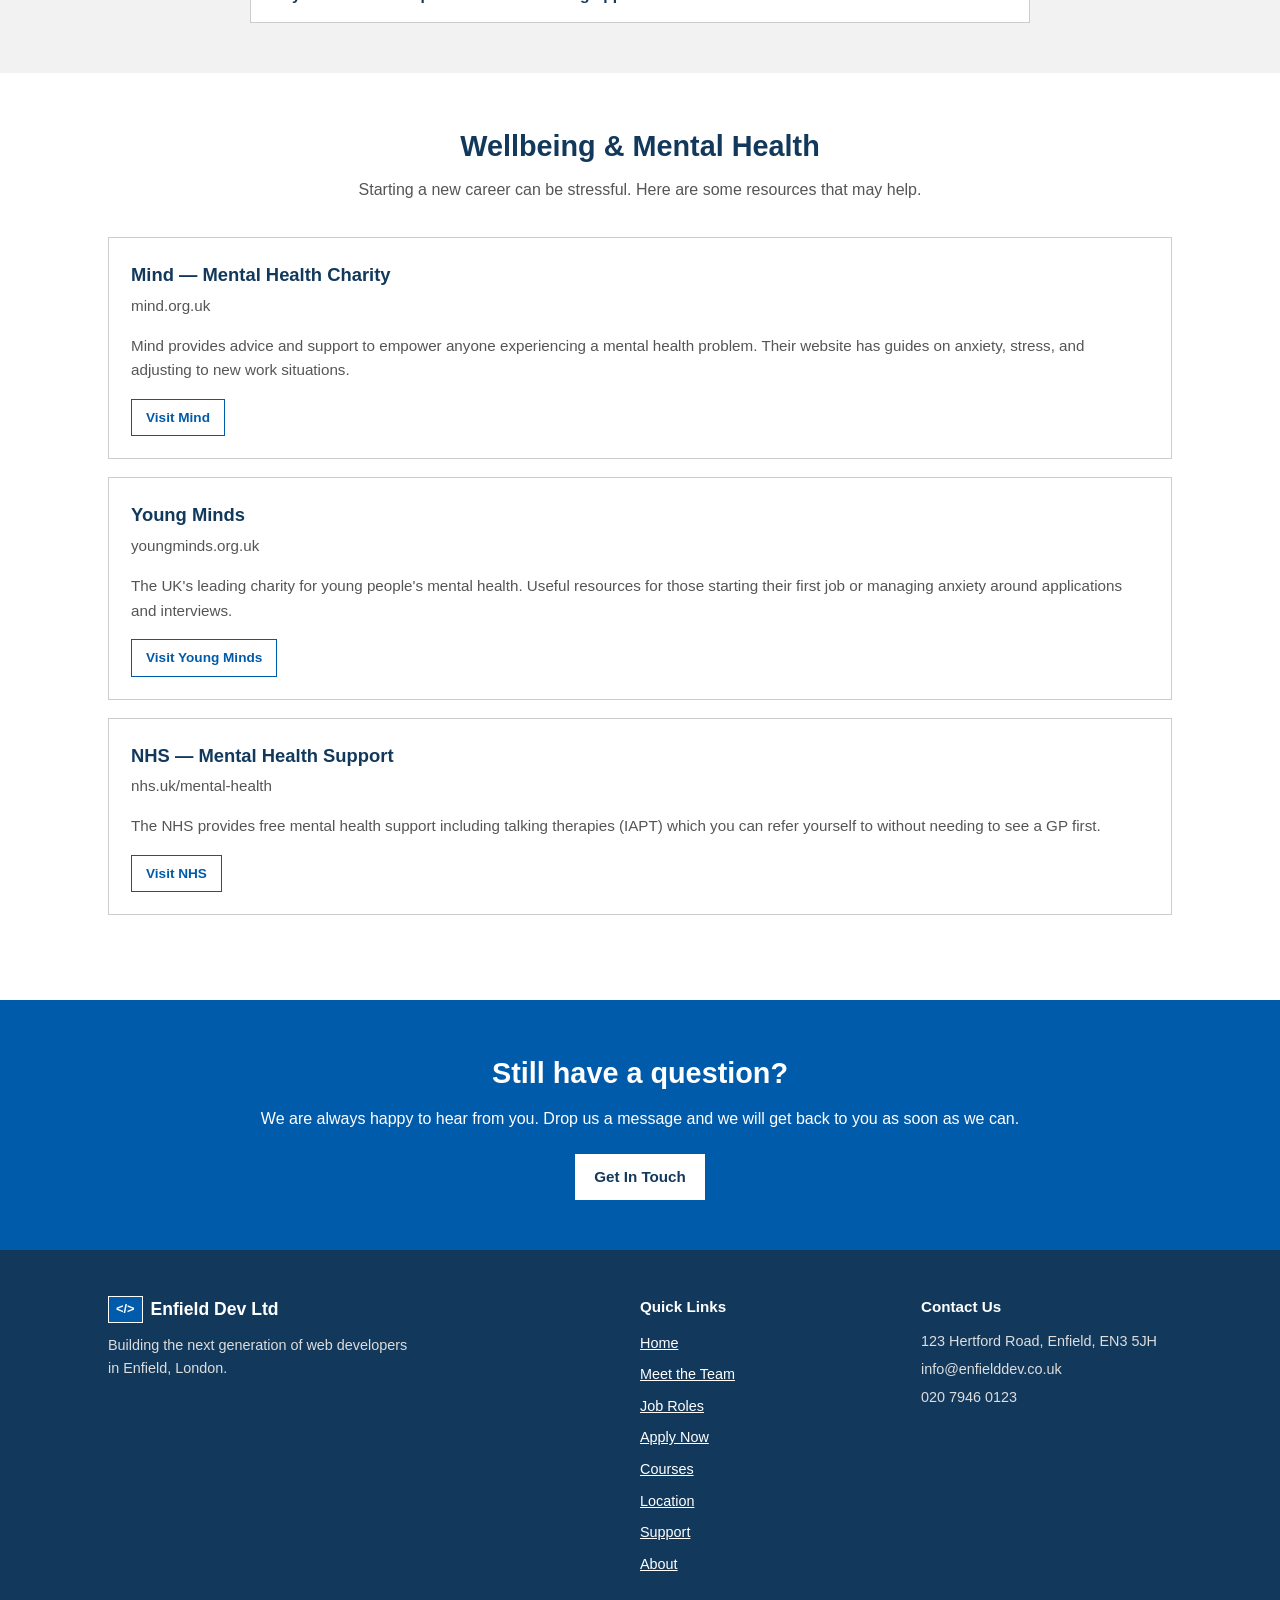
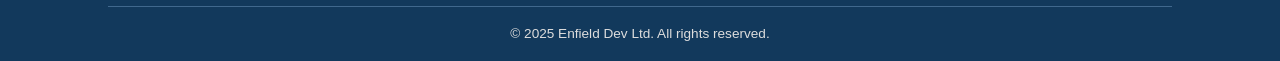
<file: support.html>
<!DOCTYPE html>
<html lang="en">
<head>
  <meta charset="UTF-8" />
  <meta name="viewport" content="width=device-width, initial-scale=1.0" />
  <title>Support | Enfield Dev Ltd</title>
  <meta name="description" content="Get support with your application, find answers to common questions, and access wellbeing resources at Enfield Dev Ltd." />
  <link rel="preconnect" href="https://fonts.googleapis.com" />
  <link rel="preconnect" href="https://fonts.gstatic.com" crossorigin />
  <link href="https://fonts.googleapis.com/css2?family=Poppins:wght@400;500;600;700&display=swap" rel="stylesheet" />
  <link rel="stylesheet" href="css/style.css" />
</head>
<body>

  <header class="site-header">
    <div class="container">
      <a href="index.html" class="logo">
        <span class="logo-icon">&lt;/&gt;</span>
        Enfield Dev Ltd
      </a>
      <button class="nav-toggle" id="navToggle" aria-label="Open navigation menu">
        <span></span><span></span><span></span>
      </button>
      <nav class="main-nav" id="mainNav">
        <ul>
          <li><a href="index.html">Home</a></li>
          <li><a href="team.html">Meet the Team</a></li>
          <li><a href="job-role.html">Job Roles</a></li>
          <li><a href="apply.html">Apply</a></li>
          <li><a href="courses.html">Courses</a></li>
          <li><a href="location.html">Location</a></li>
          <li><a href="support.html" class="active">Support</a></li>
          <li><a href="about-contact.html">About</a></li>
        </ul>
      </nav>
    </div>
  </header>

  <section class="page-hero">
    <div class="container">
      <h1>Support &amp; Help</h1>
      <p>Find answers to common questions, get in touch with the right team, and access wellbeing resources.</p>
    </div>
  </section>

  <!-- ===== SUPPORT CONTACTS ===== -->
  <section class="section-padding">
    <div class="container">
      <h2 class="section-title">Who to Contact</h2>
      <p class="section-subtitle">Not sure who to reach out to? Here is a quick guide to the right person for each type of query.</p>

      <div class="cards-grid">
        <div class="card">
          <div class="card-icon">&#128101;</div>
          <h3>Recruitment Queries</h3>
          <p>Questions about applying, the interview process, or a role you have seen on this site.</p>
          <p style="margin-top: 12px;"><strong>Contact:</strong> Ayoube White &mdash; Head of People<br />
          <a href="mailto:jobs@enfielddev.co.uk">jobs@enfielddev.co.uk</a></p>
        </div>
        <div class="card">
          <div class="card-icon">&#128187;</div>
          <h3>Technical Support</h3>
          <p>Problems with our website, broken links, or accessibility issues you have spotted.</p>
          <p style="margin-top: 12px;"><strong>Contact:</strong> Ryan Sugon &mdash; Lead Dev<br />
          <a href="mailto:tech@enfielddev.co.uk">tech@enfielddev.co.uk</a></p>
        </div>
        <div class="card">
          <div class="card-icon">&#128140;</div>
          <h3>General Enquiries</h3>
          <p>Anything else that does not fit the categories above &mdash; we will always point you in the right direction.</p>
          <p style="margin-top: 12px;"><strong>Contact:</strong> General inbox<br />
          <a href="mailto:info@enfielddev.co.uk">info@enfielddev.co.uk</a></p>
        </div>
      </div>
    </div>
  </section>

  <!-- ===== FAQ ===== -->
  <section class="section-padding bg-light">
    <div class="container">
      <h2 class="section-title">Frequently Asked Questions</h2>
      <p class="section-subtitle">Answers to the questions we hear most often from applicants and trainees.</p>

      <div class="faq-list">

        <details class="faq-item">
          <summary>Do I need a university degree to apply?</summary>
          <p>No &mdash; we do not require a degree for any of our roles. We care about your skills, attitude, and potential. Many of our current team members have BTEC Level 3 qualifications or are self-taught. A portfolio of personal projects is worth far more to us than any specific certificate.</p>
        </details>

        <details class="faq-item">
          <summary>How do I know if I am ready to apply?</summary>
          <p>If you can build a basic webpage with HTML and CSS, and you understand what JavaScript does, you are likely ready for the Trainee role. For Junior roles, you should have built several projects and feel comfortable with JavaScript. We recommend checking out our <a href="courses.html">Courses page</a> if you want to build up your skills first.</p>
        </details>

        <details class="faq-item">
          <summary>Can I apply for more than one role at a time?</summary>
          <p>Yes, you can apply for up to two roles simultaneously. Just mention both roles in your application and we will consider you for each one separately. We will always interview you for the role we think suits you best.</p>
        </details>

        <details class="faq-item">
          <summary>How long does the application process take?</summary>
          <p>Typically two to three weeks from submitting your application to receiving a job offer. We aim to respond to all applications within five working days. If you have not heard from us after seven working days, feel free to follow up at <a href="mailto:jobs@enfielddev.co.uk">jobs@enfielddev.co.uk</a>.</p>
        </details>

        <details class="faq-item">
          <summary>What is the technical interview like?</summary>
          <p>It is a relaxed, one-hour session with two of our developers. There are no trick questions or whiteboard algorithms. You will walk through one or two of your own projects and then complete a short practical task that takes around 20 minutes. We want to see how you think and communicate, not test your memory under pressure.</p>
        </details>

        <details class="faq-item">
          <summary>Is the role fully remote, hybrid, or fully in the office?</summary>
          <p>Trainee roles start with three months in the office full-time so we can give you proper face-to-face support. After that, they move to a hybrid model (typically 3 days in office, 2 at home). Junior roles offer hybrid working from day one.</p>
        </details>

        <details class="faq-item">
          <summary>What support do new starters receive?</summary>
          <p>Every new starter is paired with a dedicated mentor for their first six months. You will have a weekly one-to-one with your mentor to review progress and set goals. There are also team code reviews, a Friday learning session each week, and an open-door policy with all senior staff.</p>
        </details>

        <details class="faq-item">
          <summary>What if I struggle during my first weeks?</summary>
          <p>That is completely normal and expected. Almost everyone feels overwhelmed at first. Your mentor is there specifically to support you through those early weeks. We would rather you ask for help early than struggle alone. If you are having a hard time, you can also speak to Ayoube in our People team confidentially.</p>
        </details>

        <details class="faq-item">
          <summary>Are there training opportunities once I join?</summary>
          <p>Yes. Every team member has an annual training budget (&pound;500 for Trainees, up to &pound;1,000 for Juniors) which can be spent on courses, books, conferences, or certifications. We also have a dedicated learning session every Friday afternoon.</p>
        </details>

        <details class="faq-item">
          <summary>What accessibility support is available during the interview process?</summary>
          <p>We are committed to making our recruitment process accessible to everyone. If you require any adjustments &mdash; such as extra time, a different format, or an accessible venue &mdash; please let us know when you apply or contact Ayoube at <a href="mailto:jobs@enfielddev.co.uk">jobs@enfielddev.co.uk</a> and we will do our best to accommodate you.</p>
        </details>

        <details class="faq-item">
          <summary>Do you offer work experience or shadowing opportunities?</summary>
          <p>We occasionally offer one-week work experience placements for students in Year 10&ndash;13. These are limited and competitive. If you are interested, send a short email to <a href="mailto:info@enfielddev.co.uk">info@enfielddev.co.uk</a> with your school, year group, and why you are interested in web development.</p>
        </details>

      </div>
    </div>
  </section>

  <!-- ===== WELLBEING RESOURCES ===== -->
  <section class="section-padding">
    <div class="container">
      <h2 class="section-title">Wellbeing &amp; Mental Health</h2>
      <p class="section-subtitle">Starting a new career can be stressful. Here are some resources that may help.</p>

      <div class="job-list">

        <div class="job-card">
          <div class="job-card-header">
            <div>
              <h3 class="job-title">Mind &mdash; Mental Health Charity</h3>
              <p class="job-meta">mind.org.uk</p>
            </div>
          </div>
          <p>Mind provides advice and support to empower anyone experiencing a mental health problem. Their website has guides on anxiety, stress, and adjusting to new work situations.</p>
          <a href="https://www.mind.org.uk" target="_blank" rel="noopener noreferrer" class="btn btn-small btn-outline">Visit Mind</a>
        </div>

        <div class="job-card">
          <div class="job-card-header">
            <div>
              <h3 class="job-title">Young Minds</h3>
              <p class="job-meta">youngminds.org.uk</p>
            </div>
          </div>
          <p>The UK&apos;s leading charity for young people&apos;s mental health. Useful resources for those starting their first job or managing anxiety around applications and interviews.</p>
          <a href="https://www.youngminds.org.uk" target="_blank" rel="noopener noreferrer" class="btn btn-small btn-outline">Visit Young Minds</a>
        </div>

        <div class="job-card">
          <div class="job-card-header">
            <div>
              <h3 class="job-title">NHS &mdash; Mental Health Support</h3>
              <p class="job-meta">nhs.uk/mental-health</p>
            </div>
          </div>
          <p>The NHS provides free mental health support including talking therapies (IAPT) which you can refer yourself to without needing to see a GP first.</p>
          <a href="https://www.nhs.uk/mental-health" target="_blank" rel="noopener noreferrer" class="btn btn-small btn-outline">Visit NHS</a>
        </div>

      </div>
    </div>
  </section>

  <section class="cta-banner">
    <div class="container">
      <h2>Still have a question?</h2>
      <p>We are always happy to hear from you. Drop us a message and we will get back to you as soon as we can.</p>
      <a href="about-contact.html" class="btn btn-white">Get In Touch</a>
    </div>
  </section>

  <footer class="site-footer">
    <div class="container">
      <div class="footer-grid">
        <div class="footer-brand">
          <a href="index.html" class="logo logo-light">
            <span class="logo-icon">&lt;/&gt;</span>
            Enfield Dev Ltd
          </a>
          <p>Building the next generation of web developers in Enfield, London.</p>
        </div>
        <div class="footer-links">
          <h4>Quick Links</h4>
          <ul>
            <li><a href="index.html">Home</a></li>
            <li><a href="team.html">Meet the Team</a></li>
            <li><a href="job-role.html">Job Roles</a></li>
            <li><a href="apply.html">Apply Now</a></li>
            <li><a href="courses.html">Courses</a></li>
            <li><a href="location.html">Location</a></li>
            <li><a href="support.html">Support</a></li>
            <li><a href="about-contact.html">About</a></li>
          </ul>
        </div>
        <div class="footer-contact-info">
          <h4>Contact Us</h4>
          <p>123 Hertford Road, Enfield, EN3 5JH</p>
          <p>info@enfielddev.co.uk</p>
          <p>020 7946 0123</p>
        </div>
      </div>
      <div class="footer-bottom">
        <p>&copy; 2025 Enfield Dev Ltd. All rights reserved.</p>
      </div>
    </div>
  </footer>

  <script src="js/script.js"></script>
</body>
</html>
</file>
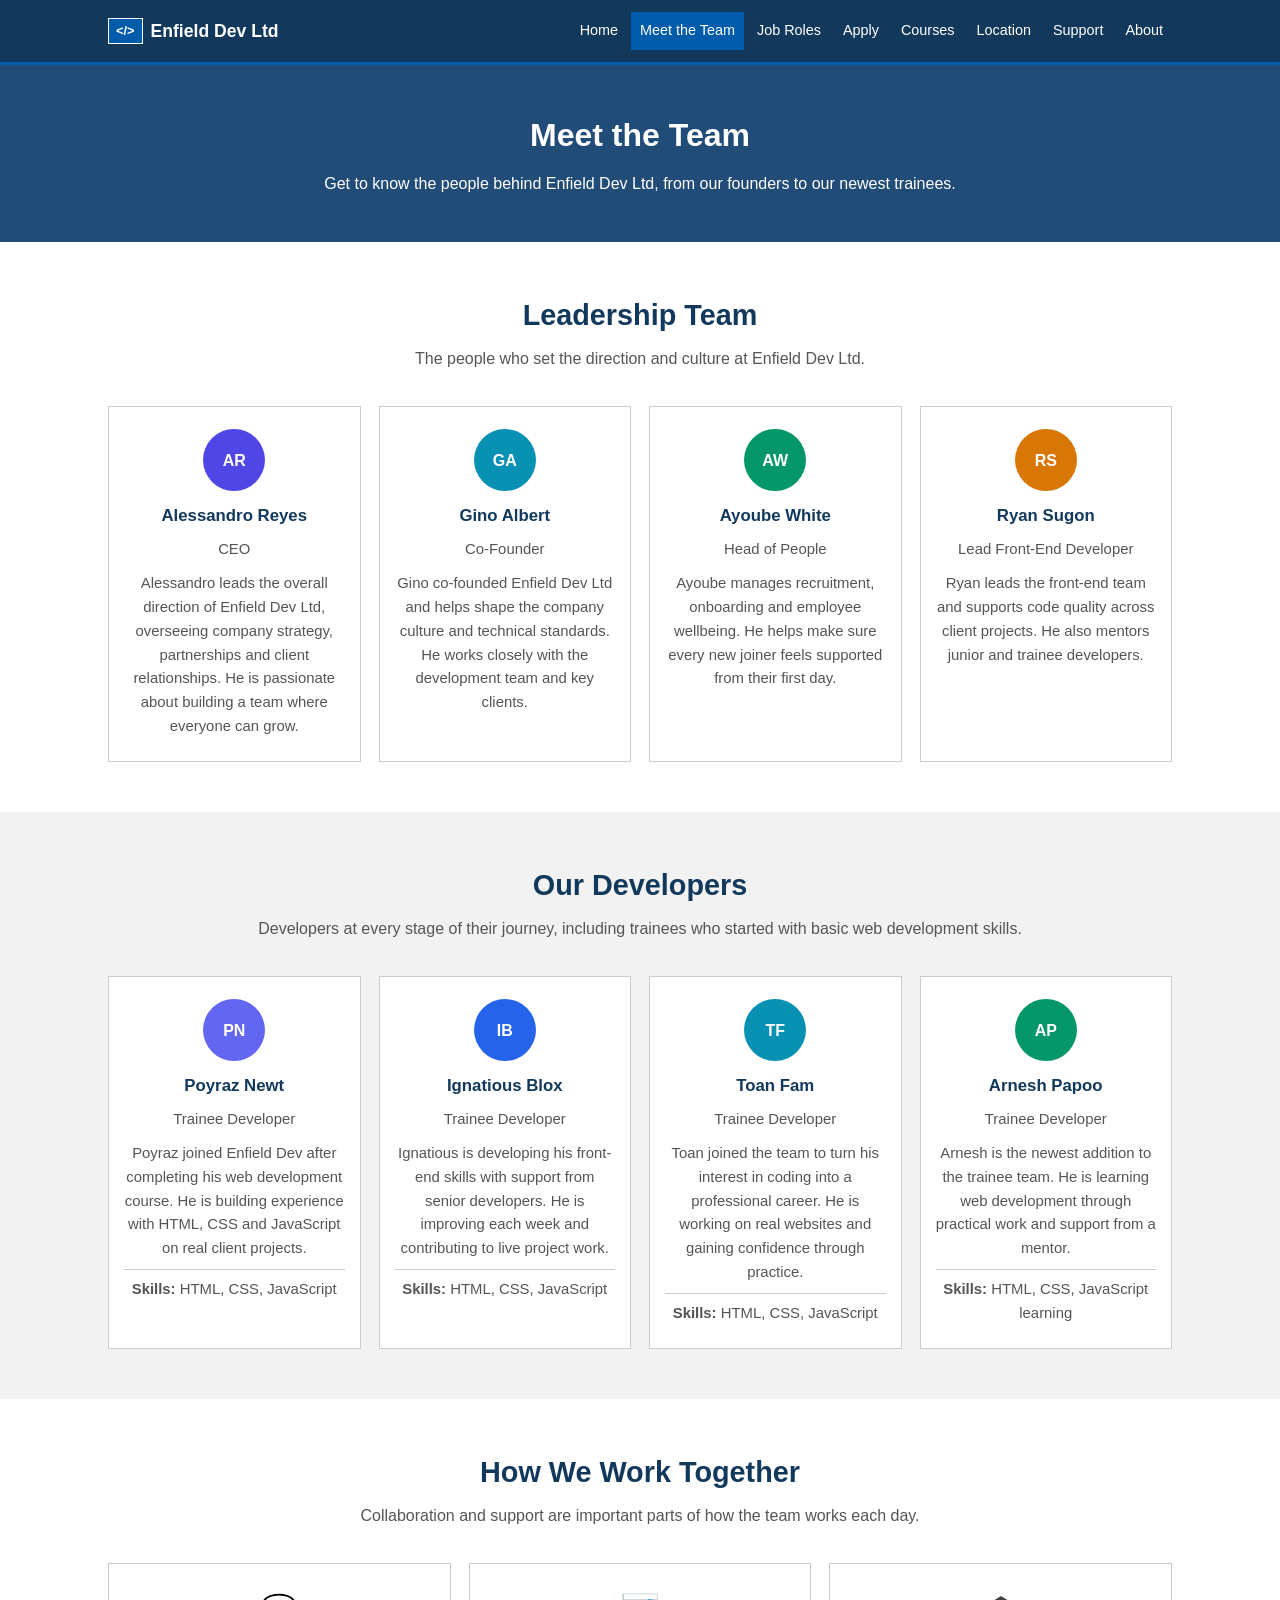
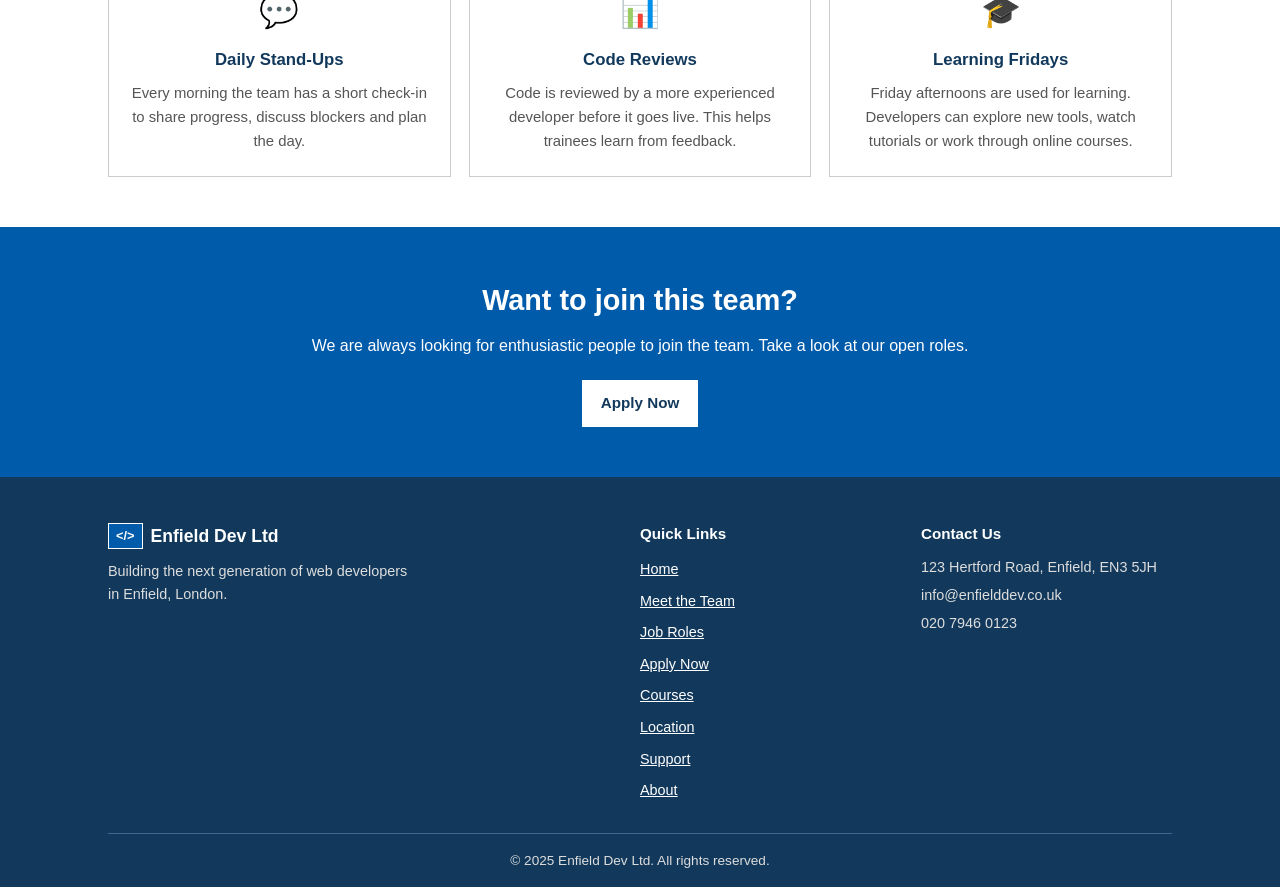
<file: team.html>
<!DOCTYPE html>
<html lang="en">
<head>
  <meta charset="UTF-8" />
  <meta name="viewport" content="width=device-width, initial-scale=1.0" />
  <title>Meet the Team | Enfield Dev Ltd</title>
  <meta name="description" content="Meet the leadership team and trainee developers at Enfield Dev Ltd." />
  <link rel="stylesheet" href="css/style.css" />
</head>
<body>

  <header class="site-header">
    <div class="container">
      <a href="index.html" class="logo">
        <span class="logo-icon">&lt;/&gt;</span>
        Enfield Dev Ltd
      </a>

      <button class="nav-toggle" id="navToggle" aria-label="Open navigation menu">
        <span></span>
        <span></span>
        <span></span>
      </button>

      <nav class="main-nav" id="mainNav">
        <ul>
          <li><a href="index.html">Home</a></li>
          <li><a href="team.html" class="active" aria-current="page">Meet the Team</a></li>
          <li><a href="job-role.html">Job Roles</a></li>
          <li><a href="apply.html">Apply</a></li>
          <li><a href="courses.html">Courses</a></li>
          <li><a href="location.html">Location</a></li>
          <li><a href="support.html">Support</a></li>
          <li><a href="about-contact.html">About</a></li>
        </ul>
      </nav>
    </div>
  </header>

  <main>
    <section class="page-hero">
      <div class="container">
        <h1>Meet the Team</h1>
        <p>Get to know the people behind Enfield Dev Ltd, from our founders to our newest trainees.</p>
      </div>
    </section>

    <section class="section-padding">
      <div class="container">
        <h2 class="section-title">Leadership Team</h2>
        <p class="section-subtitle">The people who set the direction and culture at Enfield Dev Ltd.</p>

        <div class="team-grid">
          <div class="team-card">
            <div class="team-avatar" style="background-color: #4f46e5;">AR</div>
            <h3>Alessandro Reyes</h3>
            <p class="team-role">CEO</p>
            <p>Alessandro leads the overall direction of Enfield Dev Ltd, overseeing company strategy, partnerships and client relationships. He is passionate about building a team where everyone can grow.</p>
          </div>

          <div class="team-card">
            <div class="team-avatar" style="background-color: #0891b2;">GA</div>
            <h3>Gino Albert</h3>
            <p class="team-role">Co-Founder</p>
            <p>Gino co-founded Enfield Dev Ltd and helps shape the company culture and technical standards. He works closely with the development team and key clients.</p>
          </div>

          <div class="team-card">
            <div class="team-avatar" style="background-color: #059669;">AW</div>
            <h3>Ayoube White</h3>
            <p class="team-role">Head of People</p>
            <p>Ayoube manages recruitment, onboarding and employee wellbeing. He helps make sure every new joiner feels supported from their first day.</p>
          </div>

          <div class="team-card">
            <div class="team-avatar" style="background-color: #d97706;">RS</div>
            <h3>Ryan Sugon</h3>
            <p class="team-role">Lead Front-End Developer</p>
            <p>Ryan leads the front-end team and supports code quality across client projects. He also mentors junior and trainee developers.</p>
          </div>
        </div>
      </div>
    </section>

    <section class="section-padding bg-light">
      <div class="container">
        <h2 class="section-title">Our Developers</h2>
        <p class="section-subtitle">Developers at every stage of their journey, including trainees who started with basic web development skills.</p>

        <div class="team-grid">
          <div class="team-card">
            <div class="team-avatar" style="background-color: #6366f1;">PN</div>
            <h3>Poyraz Newt</h3>
            <p class="team-role">Trainee Developer</p>
            <p>Poyraz joined Enfield Dev after completing his web development course. He is building experience with HTML, CSS and JavaScript on real client projects.</p>
            <p class="team-skills"><strong>Skills:</strong> HTML, CSS, JavaScript</p>
          </div>

          <div class="team-card">
            <div class="team-avatar" style="background-color: #2563eb;">IB</div>
            <h3>Ignatious Blox</h3>
            <p class="team-role">Trainee Developer</p>
            <p>Ignatious is developing his front-end skills with support from senior developers. He is improving each week and contributing to live project work.</p>
            <p class="team-skills"><strong>Skills:</strong> HTML, CSS, JavaScript</p>
          </div>

          <div class="team-card">
            <div class="team-avatar" style="background-color: #0891b2;">TF</div>
            <h3>Toan Fam</h3>
            <p class="team-role">Trainee Developer</p>
            <p>Toan joined the team to turn his interest in coding into a professional career. He is working on real websites and gaining confidence through practice.</p>
            <p class="team-skills"><strong>Skills:</strong> HTML, CSS, JavaScript</p>
          </div>

          <div class="team-card">
            <div class="team-avatar" style="background-color: #059669;">AP</div>
            <h3>Arnesh Papoo</h3>
            <p class="team-role">Trainee Developer</p>
            <p>Arnesh is the newest addition to the trainee team. He is learning web development through practical work and support from a mentor.</p>
            <p class="team-skills"><strong>Skills:</strong> HTML, CSS, JavaScript learning</p>
          </div>
        </div>
      </div>
    </section>

    <section class="section-padding">
      <div class="container">
        <h2 class="section-title">How We Work Together</h2>
        <p class="section-subtitle">Collaboration and support are important parts of how the team works each day.</p>

        <div class="cards-grid">
          <div class="card">
            <div class="card-icon">&#128172;</div>
            <h3>Daily Stand-Ups</h3>
            <p>Every morning the team has a short check-in to share progress, discuss blockers and plan the day.</p>
          </div>

          <div class="card">
            <div class="card-icon">&#128202;</div>
            <h3>Code Reviews</h3>
            <p>Code is reviewed by a more experienced developer before it goes live. This helps trainees learn from feedback.</p>
          </div>

          <div class="card">
            <div class="card-icon">&#127891;</div>
            <h3>Learning Fridays</h3>
            <p>Friday afternoons are used for learning. Developers can explore new tools, watch tutorials or work through online courses.</p>
          </div>
        </div>
      </div>
    </section>

    <section class="cta-banner">
      <div class="container">
        <h2>Want to join this team?</h2>
        <p>We are always looking for enthusiastic people to join the team. Take a look at our open roles.</p>
        <a href="apply.html" class="btn btn-white">Apply Now</a>
      </div>
    </section>
  </main>

  <footer class="site-footer">
    <div class="container">
      <div class="footer-grid">
        <div class="footer-brand">
          <a href="index.html" class="logo logo-light">
            <span class="logo-icon">&lt;/&gt;</span>
            Enfield Dev Ltd
          </a>
          <p>Building the next generation of web developers in Enfield, London.</p>
        </div>

        <div class="footer-links">
          <h4>Quick Links</h4>
          <ul>
            <li><a href="index.html">Home</a></li>
            <li><a href="team.html">Meet the Team</a></li>
            <li><a href="job-role.html">Job Roles</a></li>
            <li><a href="apply.html">Apply Now</a></li>
            <li><a href="courses.html">Courses</a></li>
            <li><a href="location.html">Location</a></li>
            <li><a href="support.html">Support</a></li>
            <li><a href="about-contact.html">About</a></li>
          </ul>
        </div>

        <div class="footer-contact-info">
          <h4>Contact Us</h4>
          <p>123 Hertford Road, Enfield, EN3 5JH</p>
          <p>info@enfielddev.co.uk</p>
          <p>020 7946 0123</p>
        </div>
      </div>

      <div class="footer-bottom">
        <p>&copy; 2025 Enfield Dev Ltd. All rights reserved.</p>
      </div>
    </div>
  </footer>

  <script src="js/script.js"></script>
</body>
</html>
</file>
<file: css/style.css>
/* Enfield Dev Ltd - optimised student-style CSS
   BTEC Level 3 Website Development */

/* Basic reset and page defaults */
* {
  box-sizing: border-box;
  margin: 0;
  padding: 0;
}

html {
  scroll-behavior: auto;
}

body {
  font-family: Arial, Helvetica, sans-serif;
  font-size: 16px;
  line-height: 1.6;
  color: #222222;
  background-color: #ffffff;
}

img {
  max-width: 100%;
  display: block;
}

a {
  color: #005baa;
  text-decoration: underline;
}

a:hover {
  color: #003b73;
}

ul {
  list-style: none;
}

/* Layout helpers */
.container {
  max-width: 1100px;
  margin: 0 auto;
  padding: 0 18px;
}

.section-padding {
  padding: 50px 0;
}

.section-padding-small {
  padding: 25px 0;
}

.bg-light {
  background-color: #f2f2f2;
}

/* Headings */
.section-title {
  font-size: 1.8rem;
  color: #12395c;
  text-align: center;
  margin-bottom: 8px;
}

.section-subtitle {
  font-size: 1rem;
  color: #555555;
  text-align: center;
  margin-bottom: 35px;
}

.highlight {
  color: #005baa;
}

/* Buttons */
.btn {
  display: inline-block;
  padding: 10px 18px;
  border: 1px solid #005baa;
  background-color: #ffffff;
  color: #005baa;
  font-family: Arial, Helvetica, sans-serif;
  font-size: 0.95rem;
  font-weight: bold;
  text-align: center;
  text-decoration: none;
  cursor: pointer;
}

.btn:hover {
  background-color: #e8f1fb;
  text-decoration: none;
}

.btn-primary,
.filter-btn.active,
.filter-btn:hover {
  background-color: #005baa;
  color: #ffffff;
  border-color: #005baa;
}

.btn-primary:hover {
  background-color: #003b73;
  color: #ffffff;
}

.btn-outline {
  background-color: #ffffff;
  color: #005baa;
}

.btn-white {
  background-color: #ffffff;
  color: #12395c;
  border-color: #ffffff;
}

.btn-small {
  padding: 7px 14px;
  font-size: 0.85rem;
}

.btn-full {
  width: 100%;
}

/* Badges */
.badge {
  display: inline-block;
  padding: 4px 9px;
  border: 1px solid #cccccc;
  background-color: #eeeeee;
  color: #222222;
  font-size: 0.75rem;
  font-weight: bold;
  text-transform: uppercase;
}

.badge-green {
  background-color: #e5f4e5;
  color: #1f6b2a;
  border-color: #8bc48b;
}

.badge-blue {
  background-color: #e5effa;
  color: #005baa;
  border-color: #7aa7d9;
}

/* Header and navigation */
.site-header {
  background-color: #12395c;
  border-bottom: 3px solid #005baa;
  position: sticky;
  top: 0;
  z-index: 100;
}

.site-header .container,
.logo,
.main-nav ul,
.hero-buttons,
.job-card-header,
.job-full-header,
.info-item,
.testimonial-card footer,
.contact-info,
.contact-form,
.faq-list,
.footer-links ul,
.tech-grid,
.filter-bar,
.filter-buttons,
.process-steps {
  display: flex;
}

.site-header .container {
  align-items: center;
  justify-content: space-between;
  min-height: 62px;
}

.logo {
  align-items: center;
  gap: 8px;
  color: #ffffff;
  font-size: 1.1rem;
  font-weight: bold;
  text-decoration: none;
}

.logo:hover,
.logo-light {
  color: #ffffff;
  text-decoration: none;
}

.logo-icon {
  background-color: #005baa;
  color: #ffffff;
  padding: 2px 7px;
  border: 1px solid #ffffff;
  font-size: 0.8rem;
}

.main-nav ul {
  flex-wrap: wrap;
  gap: 4px;
  align-items: center;
}

.main-nav a {
  color: #ffffff;
  text-decoration: none;
  font-size: 0.9rem;
  padding: 7px 9px;
  display: block;
}

.main-nav a:hover,
.main-nav a.active {
  background-color: #005baa;
  color: #ffffff;
  text-decoration: none;
}

/* Mobile menu button */
.nav-toggle {
  display: none;
  width: 32px;
  height: 26px;
  background: #ffffff;
  border: 1px solid #cccccc;
  padding: 4px;
  cursor: pointer;
}

.nav-toggle span {
  display: block;
  height: 3px;
  width: 100%;
  background-color: #12395c;
  margin-bottom: 4px;
}

.nav-toggle span:last-child {
  margin-bottom: 0;
}

/* Hero sections */
.hero,
.page-hero {
  background-color: #214c77;
  color: #ffffff;
}

.hero {
  padding: 60px 0;
}

.page-hero {
  padding: 45px 0;
  text-align: center;
}

.hero-inner,
.two-column,
.contact-layout,
.job-full-body,
.form-row {
  display: grid;
}

.hero-inner {
  grid-template-columns: 1fr 1fr;
  gap: 35px;
  align-items: center;
}

.hero-content h1 {
  font-size: 2.2rem;
  line-height: 1.25;
  margin-bottom: 18px;
  color: #ffffff;
}

.hero-text {
  font-size: 1rem;
  margin-bottom: 25px;
  color: #ffffff;
  max-width: 520px;
}

.hero-buttons {
  gap: 12px;
  flex-wrap: wrap;
}

.page-hero h1 {
  font-size: 2rem;
  color: #ffffff;
  margin-bottom: 10px;
}

.page-hero p {
  max-width: 650px;
  margin: 0 auto;
  color: #ffffff;
}

/* Code card */
.hero-visual {
  display: flex;
  justify-content: center;
}

.code-card {
  background-color: #111111;
  border: 2px solid #333333;
  width: 100%;
  max-width: 420px;
}

.code-bar {
  background-color: #333333;
  padding: 8px 10px;
  display: flex;
  gap: 6px;
}

.dot {
  width: 10px;
  height: 10px;
  border-radius: 50%;
}

.dot-red { background-color: #ff5555; }
.dot-yellow { background-color: #f0c040; }
.dot-green { background-color: #4caf50; }

.code-block {
  padding: 18px;
  font-family: "Courier New", monospace;
  font-size: 0.85rem;
  line-height: 1.6;
  overflow-x: auto;
  color: #dddddd;
}

.code-block code {
  white-space: pre;
}

.c-purple { color: #d7a7ff; }
.c-blue { color: #89c4ff; }
.c-green { color: #7ee081; }
.c-grey { color: #999999; }

/* Grids */
.cards-grid,
.testimonial-grid,
.team-grid,
.values-grid,
.two-column-stats,
.progression-grid,
.footer-grid {
  display: grid;
}

.cards-grid {
  grid-template-columns: repeat(3, 1fr);
  gap: 18px;
}

.testimonial-grid,
.team-grid,
.progression-grid {
  grid-template-columns: repeat(4, 1fr);
  gap: 18px;
}

.values-grid,
.two-column-stats {
  grid-template-columns: repeat(2, 1fr);
  gap: 20px;
}

.two-column {
  grid-template-columns: 1fr 1fr;
  gap: 35px;
}

.contact-layout {
  grid-template-columns: 1.2fr 1fr;
  gap: 35px;
  align-items: start;
}

.job-full-body {
  grid-template-columns: 1fr 1fr;
  gap: 24px;
}

.form-row {
  grid-template-columns: 1fr 1fr;
  gap: 15px;
}

.footer-grid {
  grid-template-columns: 2fr 1fr 1fr;
  gap: 30px;
  padding-bottom: 30px;
}

/* Shared card styling */
.card,
.job-card,
.testimonial-card,
.team-card,
.value-item,
.stat-box,
.tech-item,
.job-full-card,
.process-step,
.faq-item,
.progression-step {
  background-color: #ffffff;
  border: 1px solid #cccccc;
}

.card,
.team-card,
.progression-step,
.process-step,
.stat-box {
  text-align: center;
}

.card {
  padding: 22px;
}

.job-card,
.testimonial-card {
  padding: 22px;
}

.team-card {
  padding: 22px 15px;
}

.value-item,
.job-full-card {
  padding: 24px;
}

.stat-box {
  padding: 22px 15px;
}

.tech-item {
  padding: 8px 16px;
}

.process-step {
  flex: 1;
  min-width: 170px;
  max-width: 230px;
  padding: 15px;
}

.job-full-card {
  margin-bottom: 25px;
}

.job-full-card.hidden {
  display: none;
}

/* Cards and profile content */
.card-icon {
  font-size: 2rem;
  margin-bottom: 10px;
}

.card h3,
.value-item h3,
.team-card h3,
.process-step h3 {
  font-size: 1.05rem;
  color: #12395c;
  margin-bottom: 8px;
}

.card p,
.value-item p,
.team-card p,
.process-step p,
.job-section p,
.info-item p {
  font-size: 0.93rem;
  color: #555555;
}

.team-avatar,
.testimonial-avatar,
.step-number {
  border-radius: 50%;
  color: #ffffff;
  background-color: #005baa;
  display: flex;
  align-items: center;
  justify-content: center;
  font-weight: bold;
}

.team-avatar {
  width: 62px;
  height: 62px;
  margin: 0 auto 12px;
}

.testimonial-avatar {
  width: 40px;
  height: 40px;
  font-size: 0.78rem;
}

.team-role {
  font-size: 0.85rem;
  color: #005baa;
  margin-bottom: 10px;
}

.team-skills {
  font-size: 0.82rem;
  color: #555555;
  margin-top: 8px;
  padding-top: 8px;
  border-top: 1px solid #cccccc;
}

/* Jobs */
.job-list {
  display: flex;
  flex-direction: column;
  gap: 18px;
  margin-bottom: 35px;
}

.job-card-header,
.job-full-header {
  justify-content: space-between;
  gap: 15px;
  flex-wrap: wrap;
}

.job-title,
.job-full-header h2 {
  color: #12395c;
}

.job-title {
  font-size: 1.15rem;
  margin-bottom: 4px;
}

.job-meta {
  font-size: 0.9rem;
  color: #555555;
}

.job-card p {
  font-size: 0.95rem;
  color: #555555;
  margin-bottom: 16px;
}

.job-full-header {
  margin-bottom: 22px;
  padding-bottom: 18px;
  border-bottom: 1px solid #cccccc;
}

.job-full-header h2 {
  font-size: 1.4rem;
  margin-top: 8px;
  margin-bottom: 4px;
}

.job-section h3 {
  font-size: 1rem;
  color: #12395c;
  margin-bottom: 8px;
  padding-bottom: 5px;
  border-bottom: 1px solid #cccccc;
}

.job-list-items li {
  font-size: 0.93rem;
  color: #555555;
  padding: 5px 0 5px 20px;
  position: relative;
}

.job-list-items li::before {
  content: "✓";
  position: absolute;
  left: 0;
  color: #16803a;
  font-weight: bold;
}

/* Filters and process steps */
.filter-bar {
  align-items: center;
  gap: 12px;
  flex-wrap: wrap;
}

.filter-buttons {
  gap: 8px;
  flex-wrap: wrap;
}

.filter-btn {
  padding: 7px 16px;
  border: 1px solid #cccccc;
  background-color: #ffffff;
  font-family: Arial, Helvetica, sans-serif;
  font-size: 0.9rem;
  color: #333333;
  cursor: pointer;
}

.process-steps {
  gap: 10px;
  flex-wrap: wrap;
  justify-content: center;
}

.step-number {
  width: 45px;
  height: 45px;
  font-size: 1.1rem;
  margin: 0 auto 10px;
}

.process-arrow {
  font-size: 1.2rem;
  color: #777777;
  align-self: center;
}

/* Testimonials */
.testimonial-card p {
  font-size: 0.93rem;
  color: #222222;
  margin-bottom: 18px;
  font-style: italic;
}

.testimonial-card footer {
  align-items: center;
  gap: 12px;
}

.testimonial-card footer strong {
  display: block;
  font-size: 0.9rem;
}

.testimonial-card footer span {
  font-size: 0.8rem;
  color: #666666;
}

/* CTA */
.cta-banner {
  background-color: #005baa;
  color: #ffffff;
  padding: 50px 0;
  text-align: center;
}

.cta-banner h2 {
  font-size: 1.8rem;
  margin-bottom: 10px;
  color: #ffffff;
}

.cta-banner p {
  margin-bottom: 22px;
}

/* About and values */
.two-column-text h2,
.contact-form-wrapper h2,
.contact-info h2 {
  font-size: 1.5rem;
  color: #12395c;
  margin-bottom: 10px;
}

.two-column-text p,
.form-intro {
  color: #555555;
  margin-bottom: 14px;
}

.stat-number {
  font-size: 2rem;
  font-weight: bold;
  color: #005baa;
}

.stat-label {
  font-size: 0.88rem;
  color: #555555;
}

.value-number {
  font-size: 1.8rem;
  font-weight: bold;
  color: #005baa;
  margin-bottom: 6px;
}

.tech-grid {
  flex-wrap: wrap;
  gap: 10px;
  justify-content: center;
}

.tech-label {
  font-size: 0.95rem;
  font-weight: bold;
  color: #12395c;
}

/* Forms */
.contact-form {
  flex-direction: column;
  gap: 15px;
}

.form-group {
  display: flex;
  flex-direction: column;
  gap: 5px;
}

.form-group label {
  font-size: 0.9rem;
  font-weight: bold;
}

.required,
.field-error {
  color: #b00020;
}

.form-group input,
.form-group select,
.form-group textarea {
  width: 100%;
  padding: 10px;
  border: 1px solid #999999;
  font-family: Arial, Helvetica, sans-serif;
  font-size: 0.95rem;
  background-color: #ffffff;
  color: #222222;
}

.form-group input:focus,
.form-group select:focus,
.form-group textarea:focus {
  outline: 2px solid #005baa;
}

.form-group input.invalid,
.form-group select.invalid,
.form-group textarea.invalid {
  border-color: #b00020;
}

.field-error {
  font-size: 0.8rem;
  min-height: 16px;
}

.form-group-checkbox,
.checkbox-label {
  display: flex;
  align-items: flex-start;
  gap: 8px;
}

.form-group-checkbox {
  flex-direction: row;
  flex-wrap: wrap;
}

.checkbox-label {
  font-size: 0.9rem;
  color: #555555;
}

.checkbox-label input[type="checkbox"] {
  width: auto;
  margin-top: 4px;
}

.form-success {
  background-color: #e5f4e5;
  border: 1px solid #8bc48b;
  padding: 14px;
  margin-bottom: 20px;
}

.form-success p {
  color: #1f6b2a;
  font-weight: bold;
}

/* Contact and location */
.contact-info {
  flex-direction: column;
  gap: 20px;
}

.info-item {
  gap: 12px;
  align-items: flex-start;
}

.info-icon {
  font-size: 1.3rem;
  width: 32px;
  text-align: center;
}

.info-item h3 {
  font-size: 0.95rem;
  color: #12395c;
  margin-bottom: 4px;
}

.info-note {
  font-size: 0.8rem;
  color: #666666;
}

.map-placeholder,
.map-placeholder-large {
  background-color: #f2f2f2;
  border: 1px dashed #999999;
  min-height: 180px;
  display: flex;
  align-items: center;
  justify-content: center;
  text-align: center;
  padding: 20px;
}

.map-placeholder-large {
  min-height: 260px;
  margin-bottom: 40px;
}

.map-inner p {
  font-size: 0.95rem;
  color: #555555;
  margin-bottom: 6px;
}

.map-note {
  font-size: 0.8rem !important;
  color: #666666 !important;
}

/* FAQ */
.faq-list {
  flex-direction: column;
  gap: 10px;
  max-width: 780px;
  margin: 0 auto;
}

.faq-item summary {
  padding: 14px 16px;
  font-size: 0.97rem;
  font-weight: bold;
  color: #12395c;
  cursor: pointer;
  list-style: none;
}

.faq-item summary::-webkit-details-marker {
  display: none;
}

.faq-item summary::after {
  content: " +";
  color: #005baa;
}

.faq-item[open] summary::after {
  content: " -";
}

.faq-item p {
  padding: 0 16px 16px;
  font-size: 0.93rem;
  color: #555555;
}

/* Footer */
.site-footer {
  background-color: #12395c;
  color: #ffffff;
  padding-top: 45px;
}

.footer-brand p {
  font-size: 0.9rem;
  color: #dddddd;
  margin-top: 10px;
  max-width: 300px;
}

.footer-links h4,
.footer-contact-info h4 {
  font-size: 0.95rem;
  color: #ffffff;
  margin-bottom: 10px;
}

.footer-links ul {
  flex-direction: column;
  gap: 6px;
}

.footer-links a {
  font-size: 0.9rem;
  color: #ffffff;
  text-decoration: underline;
}

.footer-contact-info p {
  font-size: 0.9rem;
  color: #dddddd;
  margin-bottom: 5px;
}

.footer-bottom {
  border-top: 1px solid #40688d;
  padding: 16px 0;
  text-align: center;
}

.footer-bottom p {
  font-size: 0.85rem;
  color: #dddddd;
}

/* Courses */
.course-card {
  display: flex;
  flex-direction: column;
}

.course-card p {
  flex: 1;
}

.course-card .btn {
  margin-top: 15px;
}

/* Hours table */
.hours-table {
  width: 100%;
  border-collapse: collapse;
  margin-top: 12px;
  border: 1px solid #cccccc;
}

.hours-table th {
  text-align: left;
  padding: 9px 12px;
  background-color: #12395c;
  color: #ffffff;
}

.hours-table td {
  padding: 8px 12px;
  border-bottom: 1px solid #cccccc;
  color: #555555;
}

.hours-table tr:nth-child(even) td {
  background-color: #f2f2f2;
}

/* Career progression */
.progression-grid {
  margin-top: 30px;
}

.progression-step {
  padding: 24px 12px;
}

.prog-level {
  font-size: 0.75rem;
  font-weight: bold;
  color: #005baa;
  text-transform: uppercase;
  margin-bottom: 6px;
}

.prog-title {
  font-size: 1rem;
  font-weight: bold;
  color: #12395c;
  margin-bottom: 5px;
}

.prog-salary {
  font-size: 0.85rem;
  color: #555555;
}

/* Tablet */
@media (max-width: 900px) {
  .hero-inner,
  .two-column,
  .contact-layout,
  .job-full-body {
    grid-template-columns: 1fr;
  }

  .cards-grid,
  .testimonial-grid,
  .team-grid,
  .values-grid,
  .progression-grid {
    grid-template-columns: repeat(2, 1fr);
  }

  .footer-grid {
    grid-template-columns: 1fr;
  }
}

/* Mobile navigation */
@media (max-width: 1100px) {
  .nav-toggle {
    display: block;
  }

  .main-nav {
    display: none;
    position: absolute;
    top: 62px;
    left: 0;
    right: 0;
    background-color: #12395c;
    padding: 12px 18px;
    border-top: 1px solid #40688d;
  }

  .main-nav.open {
    display: block;
  }

  .main-nav ul {
    flex-direction: column;
    align-items: stretch;
  }

  .main-nav a {
    padding: 9px;
    border-bottom: 1px solid #40688d;
  }
}

/* Mobile */
@media (max-width: 600px) {
  body {
    font-size: 15px;
  }

  .container {
    padding: 0 14px;
  }

  .section-padding {
    padding: 38px 0;
  }

  .hero {
    padding: 45px 0;
  }

  .hero-content h1,
  .page-hero h1 {
    font-size: 1.65rem;
  }

  .section-title {
    font-size: 1.45rem;
  }

  .hero-buttons,
  .process-steps {
    flex-direction: column;
  }

  .cards-grid,
  .testimonial-grid,
  .team-grid,
  .values-grid,
  .form-row,
  .two-column-stats,
  .progression-grid {
    grid-template-columns: 1fr;
  }

  .job-full-card {
    padding: 20px 14px;
  }

  .job-full-header {
    flex-direction: column;
  }

  .process-arrow {
    display: none;
  }
}
</file>
